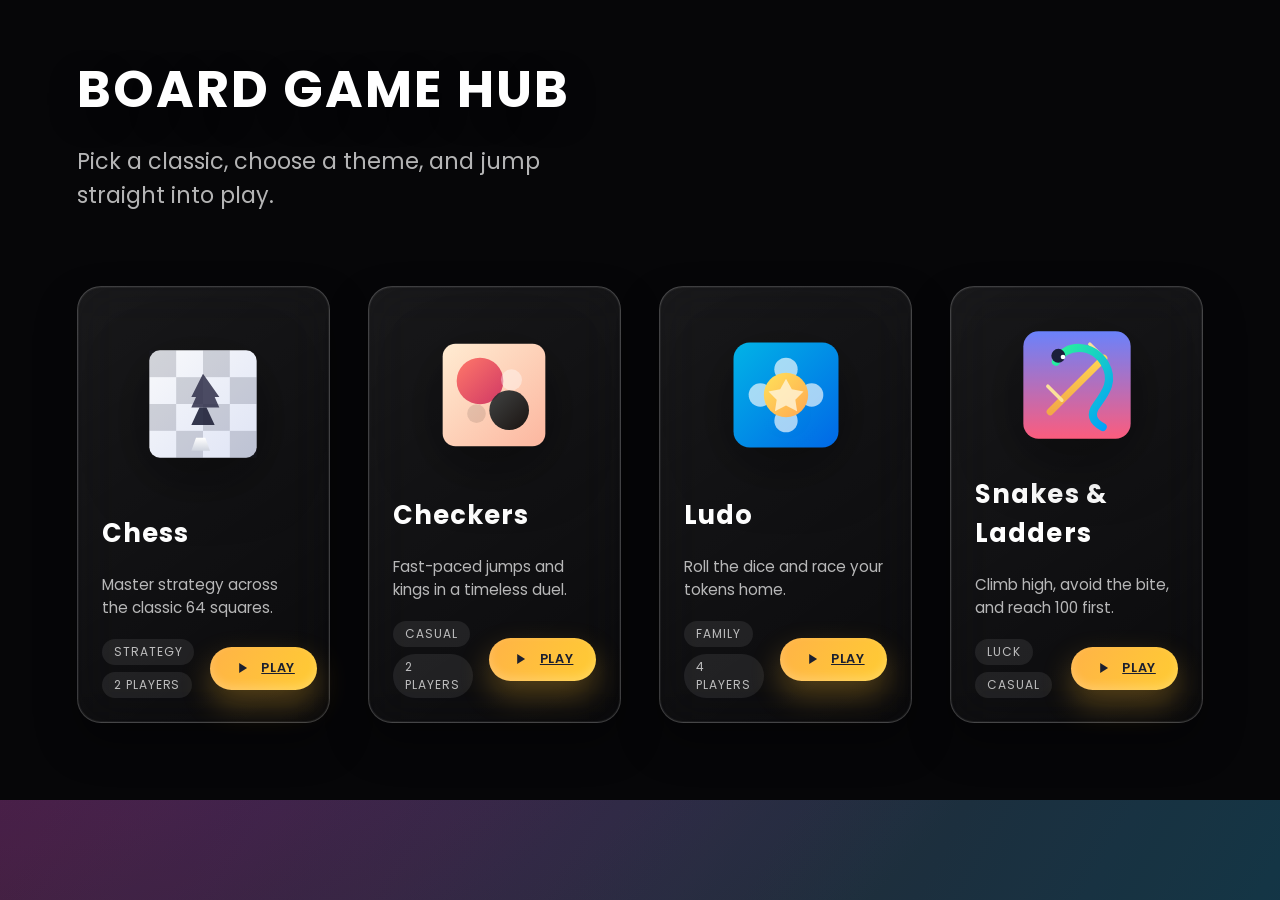
<file: index.html>
<!DOCTYPE html>
<html lang="en">
  <head>
    <meta charset="UTF-8" />
    <meta name="viewport" content="width=device-width, initial-scale=1.0" />
    <title>Board Game Hub</title>
    <link rel="preconnect" href="https://fonts.googleapis.com" />
    <link rel="preconnect" href="https://fonts.gstatic.com" crossorigin />
    <link
      href="https://fonts.googleapis.com/css2?family=Poppins:wght@400;500;600&display=swap"
      rel="stylesheet"
    />
    <link rel="stylesheet" href="styles/main.css" />
    <script type="module" src="js/main.js" defer></script>
  </head>
  <body>
    <div class="hub-background"></div>
    <header class="hub-header">
      <h1>Board Game Hub</h1>
      <p>Pick a classic, choose a theme, and jump straight into play.</p>
    </header>
    <main class="hub-content">
      <section class="game-grid" id="gameGrid" aria-label="Available Games"></section>
    </main>
  </body>
</html>
</file>
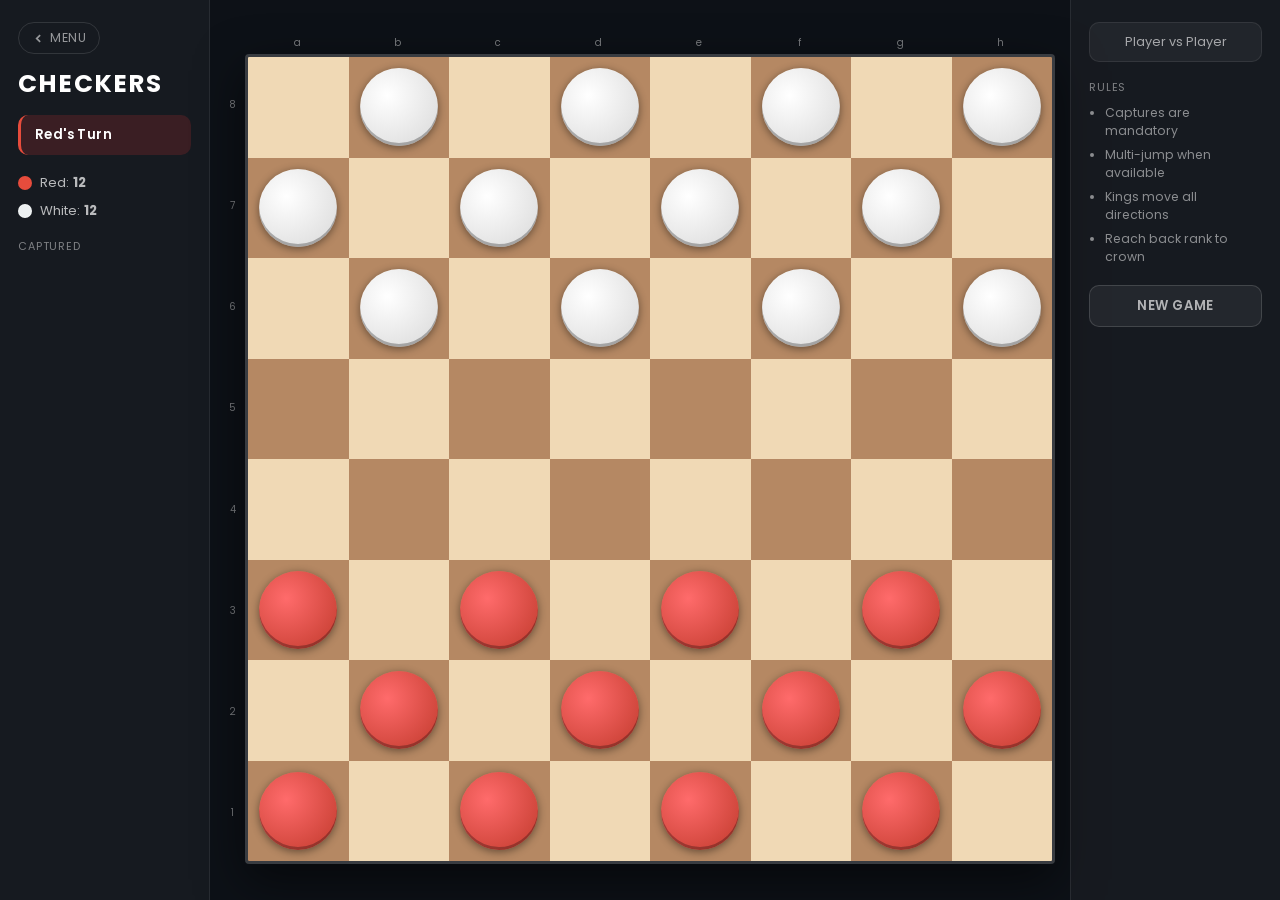
<file: games/checkers/checkersGame.html>
<!DOCTYPE html>
<html lang="en">
  <head>
    <meta charset="UTF-8" />
    <meta name="viewport" content="width=device-width, initial-scale=1.0" />
    <title>Checkers — BoardVerse</title>
    <link rel="preconnect" href="https://fonts.googleapis.com" />
    <link rel="preconnect" href="https://fonts.gstatic.com" crossorigin />
    <link
      href="https://fonts.googleapis.com/css2?family=Poppins:wght@400;500;600;700&display=swap"
      rel="stylesheet"
    />
    <link rel="stylesheet" href="checkersGame.css" />
  </head>
  <body>

    <!-- ── Three-column layout ───────────────────────────────────────────── -->
    <div class="game-wrapper">

      <!-- ── Left sidebar ─────────────────────────────────────────────────── -->
      <aside class="sidebar sidebar-left">
        <a href="checkersMenu.html" class="back-btn">
          <svg viewBox="0 0 16 16" aria-hidden="true" focusable="false">
            <path d="M10.5 3l-5 5 5 5 1.5-1.5L8.5 8l3.5-3.5L10.5 3z" />
          </svg>
          Menu
        </a>

        <div class="game-title">Checkers</div>

        <div class="player-turn red-turn" id="playerTurn">Red's Turn</div>

        <div class="piece-counts">
          <div class="count-row">
            <div class="count-dot red-dot"></div>
            <span>Red: <strong id="redCount">12</strong></span>
          </div>
          <div class="count-row">
            <div class="count-dot white-dot"></div>
            <span>White: <strong id="whiteCount">12</strong></span>
          </div>
        </div>

        <div class="captures-section">
          <div class="captures-label">Captured</div>
          <div class="captures-display" id="capturesDisplay"></div>
        </div>
      </aside>

      <!-- ── Board center ──────────────────────────────────────────────────── -->
      <main class="board-area">
        <div class="board-container">
          <!-- Column labels (a–h) -->
          <div class="coord-labels col-labels">
            <span>a</span><span>b</span><span>c</span>
            <span>d</span><span>e</span><span>f</span>
            <span>g</span><span>h</span>
          </div>
          <div class="board-with-rows">
            <!-- Row labels (8–1) -->
            <div class="coord-labels row-labels">
              <span>8</span><span>7</span><span>6</span>
              <span>5</span><span>4</span><span>3</span>
              <span>2</span><span>1</span>
            </div>
            <div class="checkers-board" id="checkersBoard"></div>
          </div>
        </div>
      </main>

      <!-- ── Right sidebar ─────────────────────────────────────────────────── -->
      <aside class="sidebar sidebar-right">
        <div class="mode-info" id="modeInfo"></div>

        <div class="rules-panel">
          <div class="rules-label">Rules</div>
          <ul class="rules-list">
            <li>Captures are mandatory</li>
            <li>Multi-jump when available</li>
            <li>Kings move all directions</li>
            <li>Reach back rank to crown</li>
          </ul>
        </div>

        <button class="btn btn-secondary" id="newGameBtn">New Game</button>
      </aside>
    </div>

    <!-- ── Game-over overlay ─────────────────────────────────────────────── -->
    <div class="overlay" id="gameOverOverlay" style="display:none">
      <div class="result-dialog">
        <div class="result-emoji" id="resultEmoji">🏆</div>
        <div class="result-title" id="resultTitle"></div>
        <div class="result-subtitle" id="resultSubtitle"></div>
        <div class="result-buttons">
          <button class="btn btn-primary" id="playAgainBtn">Play Again</button>
          <button class="btn btn-secondary" id="menuBtn">Menu</button>
        </div>
      </div>
    </div>

    <script src="checkersGame.js"></script>
  </body>
</html>
</file>
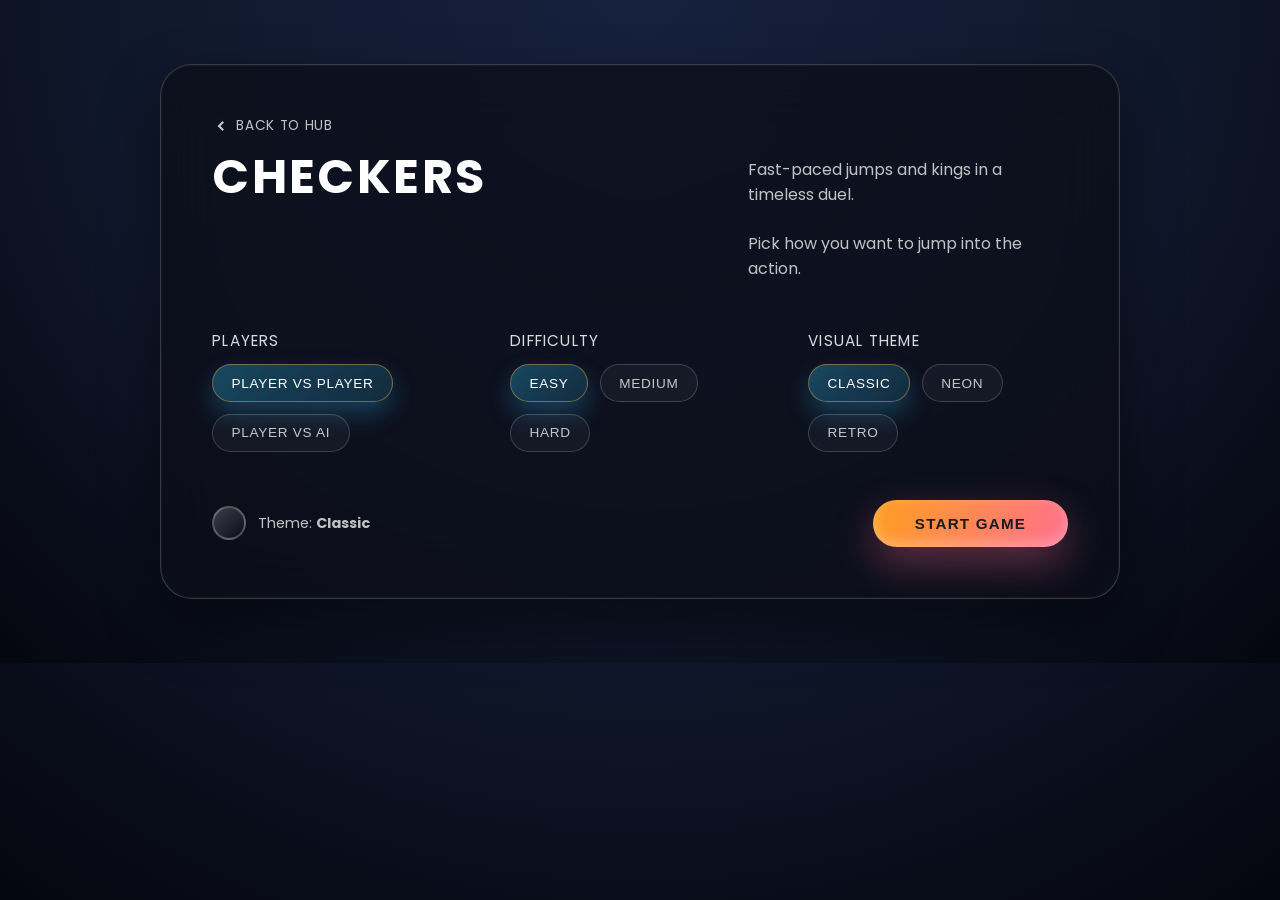
<file: games/checkers/checkersMenu.html>
<!DOCTYPE html>
<html lang="en">
  <head>
    <meta charset="UTF-8" />
    <meta name="viewport" content="width=device-width, initial-scale=1.0" />
    <title>Checkers Menu</title>
    <link rel="preconnect" href="https://fonts.googleapis.com" />
    <link rel="preconnect" href="https://fonts.gstatic.com" crossorigin />
    <link
      href="https://fonts.googleapis.com/css2?family=Poppins:wght@400;500;600&display=swap"
      rel="stylesheet"
    />
    <link rel="stylesheet" href="../../styles/menu.css" />
    <script type="module" src="../../js/gameMenu.js" defer></script>
  </head>
  <body data-game-id="checkers">
    <div class="menu-shell" data-game-layout>
      <a class="back-link" href="../../index.html">
        <svg viewBox="0 0 16 16" aria-hidden="true" focusable="false">
          <path d="M10.5 3l-5 5 5 5 1.5-1.5L8.5 8l3.5-3.5L10.5 3z" />
        </svg>
        Back to hub
      </a>

      <header class="menu-header">
        <h1 data-game-title>Checkers</h1>
        <div class="meta">
          <p data-game-subtitle>Select the setup for your next match.</p>
          <span>Pick how you want to jump into the action.</span>
        </div>
      </header>

      <section class="menu-options">
        <div class="option-group">
          <label for="players">Players</label>
          <div class="option-row" id="players" data-option-group="players"></div>
        </div>

        <div class="option-group">
          <label for="difficulty">Difficulty</label>
          <div class="option-row" id="difficulty" data-option-group="difficulty"></div>
        </div>

        <div class="option-group">
          <label for="themes">Visual Theme</label>
          <div class="option-row" id="themes" data-option-group="themes"></div>
        </div>
      </section>

      <div class="menu-actions">
        <div class="theme-preview">
          <div class="theme-swatch" data-theme-swatch></div>
          <span>Theme: <strong data-theme-label>Classic</strong></span>
        </div>
        <button class="start-button" data-start-button>Start Game</button>
      </div>
    </div>
  </body>
</html>
</file>
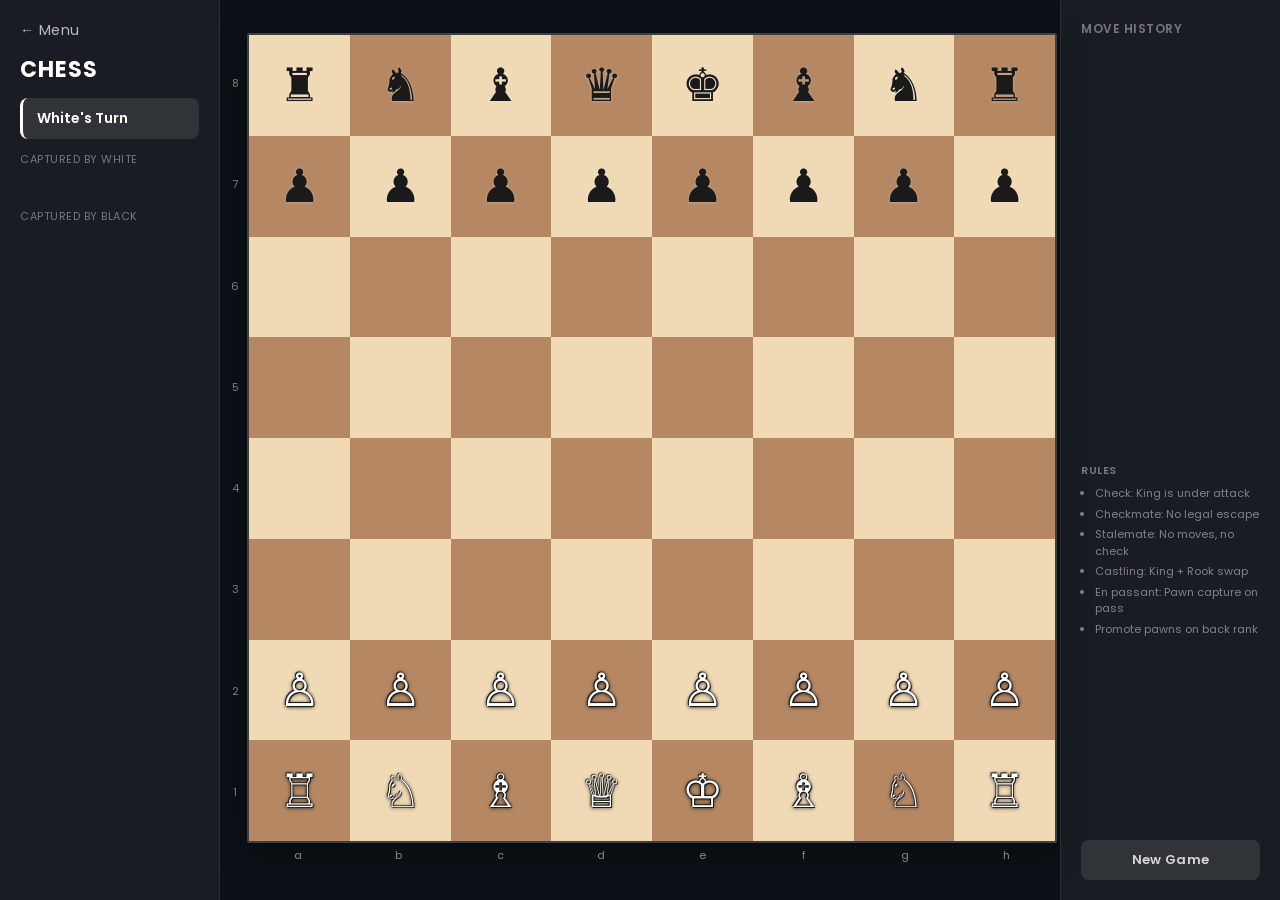
<file: games/chess/chessGame.html>
<!DOCTYPE html>
<html lang="en">
<head>
  <meta charset="UTF-8">
  <meta name="viewport" content="width=device-width, initial-scale=1.0">
  <title>Chess — BoardVerse</title>
  <link rel="preconnect" href="https://fonts.googleapis.com">
  <link href="https://fonts.googleapis.com/css2?family=Poppins:wght@400;600;700&display=swap" rel="stylesheet">
  <link rel="stylesheet" href="chessGame.css">
</head>
<body>
  <div class="game-wrapper">
    <!-- Left sidebar: back button, game info -->
    <aside class="sidebar sidebar-left">
      <a href="chessMenu.html" class="back-btn">&#8592; Menu</a>
      <div class="game-title">Chess</div>
      <div class="player-turn" id="playerTurn">White's Turn</div>
      <div class="captured-section">
        <div class="captured-label">Captured by White</div>
        <div class="captured-pieces" id="capturedByWhite"></div>
        <div class="captured-label">Captured by Black</div>
        <div class="captured-pieces" id="capturedByBlack"></div>
      </div>
    </aside>

    <!-- Main board area -->
    <main class="board-area">
      <div class="board-container">
        <div class="rank-labels" id="rankLabels"></div>
        <div class="chess-board" id="chessBoard"></div>
        <div class="file-labels" id="fileLabels"></div>
      </div>
    </main>

    <!-- Right sidebar: move history, rules, buttons -->
    <aside class="sidebar sidebar-right">
      <div class="move-history-label">Move History</div>
      <div class="move-history" id="moveHistory"></div>

      <div class="rules-panel">
        <div class="rules-label">Rules</div>
        <ul class="rules-list">
          <li>Check: King is under attack</li>
          <li>Checkmate: No legal escape</li>
          <li>Stalemate: No moves, no check</li>
          <li>Castling: King + Rook swap</li>
          <li>En passant: Pawn capture on pass</li>
          <li>Promote pawns on back rank</li>
        </ul>
      </div>

      <div class="action-buttons">
        <button class="btn btn-secondary" id="newGameBtn">New Game</button>
      </div>
    </aside>
  </div>

  <!-- Promotion dialog -->
  <div class="overlay" id="promotionOverlay" style="display:none">
    <div class="promotion-dialog">
      <div class="promo-title">Promote Pawn</div>
      <div class="promo-pieces" id="promoPieces"></div>
    </div>
  </div>

  <!-- Game over overlay -->
  <div class="overlay" id="gameOverOverlay" style="display:none">
    <div class="result-dialog">
      <div class="result-title" id="resultTitle"></div>
      <div class="result-subtitle" id="resultSubtitle"></div>
      <div class="result-buttons">
        <button class="btn btn-primary" id="playAgainBtn">Play Again</button>
        <button class="btn btn-secondary" id="menuBtn">Menu</button>
      </div>
    </div>
  </div>

  <script src="chessGame.js"></script>
</body>
</html>
</file>
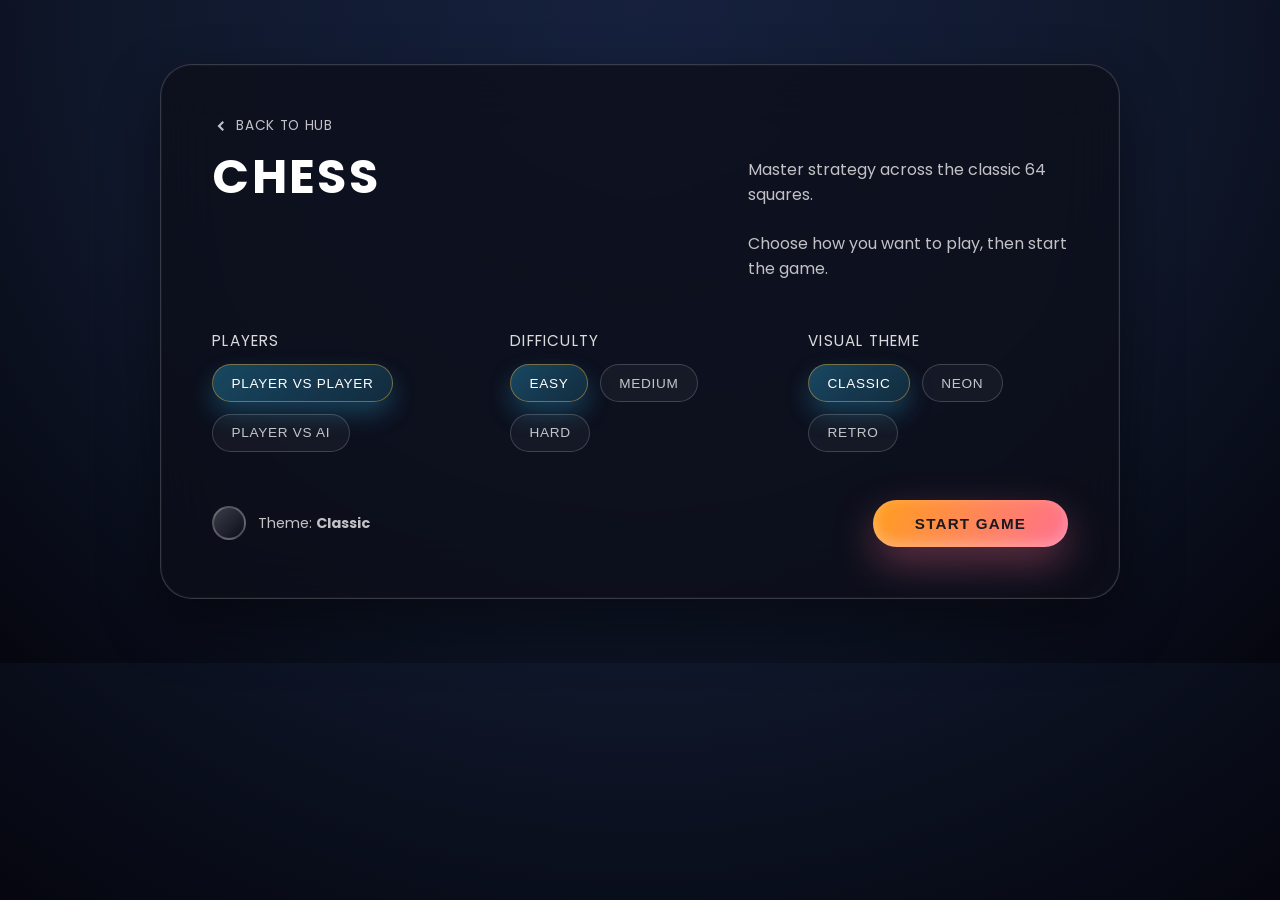
<file: games/chess/chessMenu.html>
<!DOCTYPE html>
<html lang="en">
  <head>
    <meta charset="UTF-8" />
    <meta name="viewport" content="width=device-width, initial-scale=1.0" />
    <title>Chess Menu</title>
    <link rel="preconnect" href="https://fonts.googleapis.com" />
    <link rel="preconnect" href="https://fonts.gstatic.com" crossorigin />
    <link
      href="https://fonts.googleapis.com/css2?family=Poppins:wght@400;500;600&display=swap"
      rel="stylesheet"
    />
    <link rel="stylesheet" href="../../styles/menu.css" />
    <script type="module" src="../../js/gameMenu.js" defer></script>
  </head>
  <body data-game-id="chess">
    <div class="menu-shell" data-game-layout>
      <a class="back-link" href="../../index.html">
        <svg viewBox="0 0 16 16" aria-hidden="true" focusable="false">
          <path d="M10.5 3l-5 5 5 5 1.5-1.5L8.5 8l3.5-3.5L10.5 3z" />
        </svg>
        Back to hub
      </a>

      <header class="menu-header">
        <h1 data-game-title>Chess</h1>
        <div class="meta">
          <p data-game-subtitle>Configure your match before entering the board.</p>
          <span>Choose how you want to play, then start the game.</span>
        </div>
      </header>

      <section class="menu-options">
        <div class="option-group">
          <label for="players">Players</label>
          <div class="option-row" id="players" data-option-group="players"></div>
        </div>

        <div class="option-group">
          <label for="difficulty">Difficulty</label>
          <div class="option-row" id="difficulty" data-option-group="difficulty"></div>
        </div>

        <div class="option-group">
          <label for="themes">Visual Theme</label>
          <div class="option-row" id="themes" data-option-group="themes"></div>
        </div>
      </section>

      <div class="menu-actions">
        <div class="theme-preview">
          <div class="theme-swatch" data-theme-swatch></div>
          <span>Theme: <strong data-theme-label>Classic</strong></span>
        </div>
        <button class="start-button" data-start-button>Start Game</button>
      </div>
    </div>
  </body>
</html>
</file>
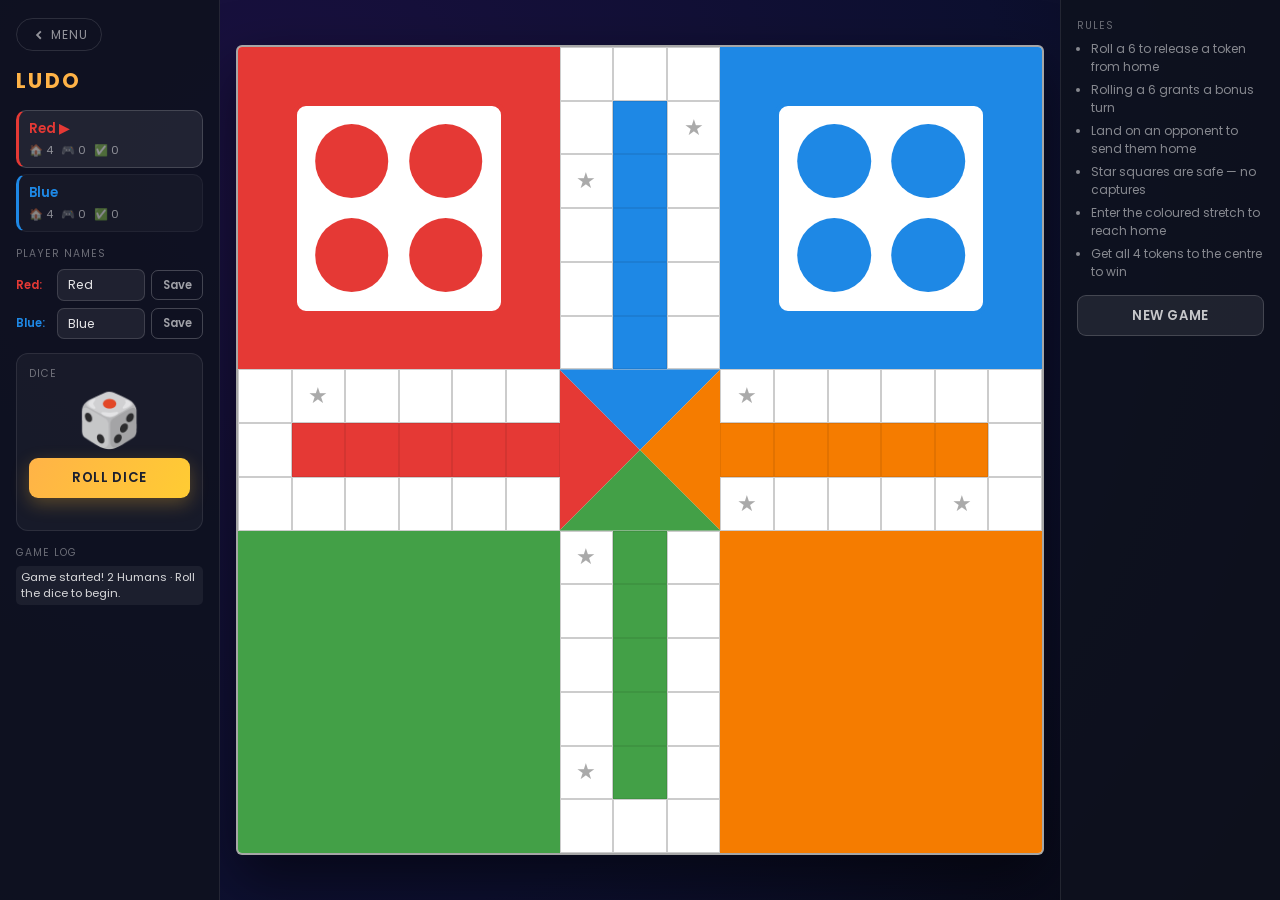
<file: games/ludo/ludoGame.html>
<!DOCTYPE html>
<html lang="en">
  <head>
    <meta charset="UTF-8" />
    <meta name="viewport" content="width=device-width, initial-scale=1.0" />
    <title>Ludo — BoardVerse</title>
    <link rel="preconnect" href="https://fonts.googleapis.com" />
    <link rel="preconnect" href="https://fonts.gstatic.com" crossorigin />
    <link
      href="https://fonts.googleapis.com/css2?family=Poppins:wght@400;500;600;700&display=swap"
      rel="stylesheet"
    />
    <link rel="stylesheet" href="ludoGame.css" />
  </head>
  <body>
    <div class="game-wrapper">

      <!-- ── Left sidebar ──────────────────────────────────────────────── -->
      <aside class="sidebar sidebar-left">

        <a class="back-btn" href="ludoMenu.html">
          <svg viewBox="0 0 16 16" aria-hidden="true" focusable="false">
            <path d="M10.5 3l-5 5 5 5 1.5-1.5L8.5 8l3.5-3.5L10.5 3z" />
          </svg>
          Menu
        </a>

        <div class="game-title">Ludo</div>

        <!-- Player turn indicators rendered by JS -->
        <div class="players-status" id="playersStatus"></div>

        <!-- Name inputs for human players — JS populates this -->
        <div class="name-inputs-section" id="nameInputsPanel"></div>

        <!-- Dice section -->
        <div class="dice-section">
          <div class="dice-label">Dice</div>
          <div class="dice" id="diceDisplay">&#x1F3B2;</div>
          <button class="btn btn-roll" id="rollBtn">Roll Dice</button>
          <div class="dice-result" id="diceResult"></div>
        </div>

        <!-- Game log -->
        <div class="game-log">
          <div class="log-label">Game Log</div>
          <div class="log-entries" id="logEntries"></div>
        </div>

      </aside>

      <!-- ── Board area ─────────────────────────────────────────────────── -->
      <main class="board-area">
        <div class="ludo-board" id="ludoBoard">
          <!-- Board rendered by JS -->
        </div>
      </main>

      <!-- ── Right sidebar ─────────────────────────────────────────────────── -->
      <aside class="sidebar sidebar-right">

        <div class="rules-panel">
          <div class="rules-label">Rules</div>
          <ul class="rules-list">
            <li>Roll a 6 to release a token from home</li>
            <li>Rolling a 6 grants a bonus turn</li>
            <li>Land on an opponent to send them home</li>
            <li>Star squares are safe — no captures</li>
            <li>Enter the coloured stretch to reach home</li>
            <li>Get all 4 tokens to the centre to win</li>
          </ul>
        </div>

        <button class="btn btn-secondary" id="newGameBtn">New Game</button>

      </aside>

    </div>

    <!-- ── Win overlay ────────────────────────────────────────────────── -->
    <div class="overlay" id="winOverlay">
      <div class="win-dialog">
        <div class="win-trophy">&#x1F3C6;</div>
        <div class="win-title" id="winTitle"></div>
        <div class="win-subtitle">All tokens reached home!</div>
        <div class="win-buttons">
          <button class="btn btn-primary" id="playAgainBtn">Play Again</button>
          <button class="btn btn-secondary" id="menuBtn">Menu</button>
        </div>
      </div>
    </div>

    <script src="ludoGame.js"></script>
  </body>
</html>
</file>
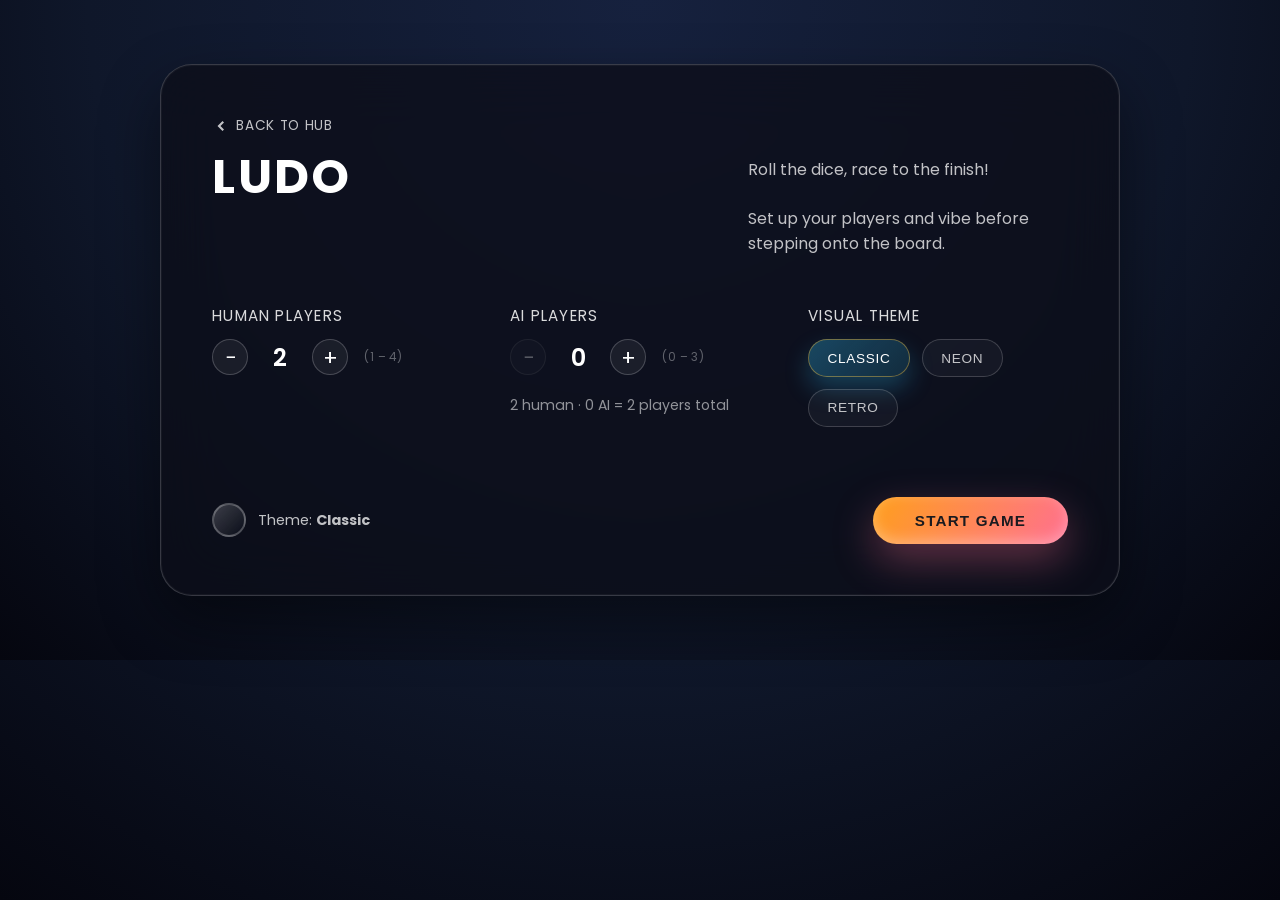
<file: games/ludo/ludoMenu.html>
<!DOCTYPE html>
<html lang="en">
  <head>
    <meta charset="UTF-8" />
    <meta name="viewport" content="width=device-width, initial-scale=1.0" />
    <title>Ludo — Menu</title>
    <link rel="preconnect" href="https://fonts.googleapis.com" />
    <link rel="preconnect" href="https://fonts.gstatic.com" crossorigin />
    <link
      href="https://fonts.googleapis.com/css2?family=Poppins:wght@400;500;600&display=swap"
      rel="stylesheet"
    />
    <link rel="stylesheet" href="../../styles/menu.css" />
    <style>
      /* ── Stepper control (−  N  +) for human / AI counts ─────────────── */
      .stepper-row {
        display: flex;
        align-items: center;
        gap: 1rem;
      }

      .stepper-btn {
        width: 36px;
        height: 36px;
        border-radius: 50%;
        border: 1px solid rgba(255, 255, 255, 0.2);
        background: rgba(255, 255, 255, 0.06);
        color: #fff;
        font-size: 1.3rem;
        cursor: pointer;
        display: flex;
        align-items: center;
        justify-content: center;
        font-family: inherit;
        padding: 0;
        transition: background 0.15s;
      }
      .stepper-btn:hover:not(:disabled) { background: rgba(255, 255, 255, 0.14); }
      .stepper-btn:disabled             { opacity: 0.3; cursor: not-allowed; }

      .stepper-val {
        font-size: 1.5rem;
        font-weight: 600;
        min-width: 2rem;
        text-align: center;
      }

      .stepper-range {
        font-size: 0.72rem;
        color: rgba(255, 255, 255, 0.35);
        letter-spacing: 0.04em;
      }

      /* Summary line — "2 human · 1 AI = 3 players total" */
      .player-summary {
        margin: 0.5rem 0 0;
        font-size: 0.88rem;
        color: rgba(255, 255, 255, 0.55);
        min-height: 1.4em;
      }

      /* Error shown when the total is outside 2–4 */
      .validation-msg {
        margin: 0.3rem 0 0;
        font-size: 0.82rem;
        color: #ff8a8a;
        min-height: 1.2em;
      }
    </style>
  </head>
  <body>
    <div class="menu-shell">
      <a class="back-link" href="../../index.html">
        <svg viewBox="0 0 16 16" aria-hidden="true" focusable="false">
          <path d="M10.5 3l-5 5 5 5 1.5-1.5L8.5 8l3.5-3.5L10.5 3z" />
        </svg>
        Back to hub
      </a>

      <header class="menu-header">
        <h1>Ludo</h1>
        <div class="meta">
          <p>Roll the dice, race to the finish!</p>
          <span>Set up your players and vibe before stepping onto the board.</span>
        </div>
      </header>

      <section class="menu-options">

        <!-- ── Human player count ──────────────────────────────────────── -->
        <div class="option-group">
          <label>Human Players</label>
          <div class="stepper-row">
            <button class="stepper-btn" id="humans-dec" aria-label="Fewer human players">−</button>
            <span class="stepper-val" id="humans-val">2</span>
            <button class="stepper-btn" id="humans-inc" aria-label="More human players">+</button>
            <span class="stepper-range">(1 – 4)</span>
          </div>
        </div>

        <!-- ── AI player count ─────────────────────────────────────────── -->
        <div class="option-group">
          <label>AI Players</label>
          <div class="stepper-row">
            <button class="stepper-btn" id="ai-dec" aria-label="Fewer AI players">−</button>
            <span class="stepper-val" id="ai-val">0</span>
            <button class="stepper-btn" id="ai-inc" aria-label="More AI players">+</button>
            <span class="stepper-range">(0 – 3)</span>
          </div>
          <!-- Live summary + validation beneath the AI stepper -->
          <p class="player-summary" id="player-summary"></p>
          <p class="validation-msg" id="validation-msg"></p>
        </div>

        <!-- ── Visual theme chips ──────────────────────────────────────── -->
        <div class="option-group">
          <label>Visual Theme</label>
          <div class="option-row" id="theme-chips"></div>
        </div>

      </section>

      <div class="menu-actions">
        <div class="theme-preview">
          <div class="theme-swatch" id="theme-swatch"></div>
          <span>Theme: <strong id="theme-label">Classic</strong></span>
        </div>
        <button class="start-button" id="start-btn">Start Game</button>
      </div>
    </div>

    <script>
      // ── Stepper state ─────────────────────────────────────────────────────
      // humans: 1–4,  ai: 0–3,  total must be 2–4
      let humans = 2;
      let ai     = 0;

      const humansValEl  = document.getElementById('humans-val');
      const aiValEl      = document.getElementById('ai-val');
      const summaryEl    = document.getElementById('player-summary');
      const validationEl = document.getElementById('validation-msg');
      const startBtn     = document.getElementById('start-btn');
      const humanDecBtn  = document.getElementById('humans-dec');
      const humanIncBtn  = document.getElementById('humans-inc');
      const aiDecBtn     = document.getElementById('ai-dec');
      const aiIncBtn     = document.getElementById('ai-inc');

      /** Clamp v between min and max inclusive. */
      function clamp(v, min, max) { return Math.min(Math.max(v, min), max); }

      /**
       * Refresh all labels, the summary line, the validation message,
       * and which stepper buttons are enabled/disabled.
       */
      function refreshSteppers() {
        const total = humans + ai;

        humansValEl.textContent = humans;
        aiValEl.textContent     = ai;

        // Summary: "2 human · 1 AI = 3 players total"
        const hLabel = humans === 1 ? '1 human' : `${humans} human`;
        const aLabel = ai    === 1 ? '1 AI'    : `${ai} AI`;
        summaryEl.textContent =
          `${hLabel} · ${aLabel} = ${total} player${total !== 1 ? 's' : ''} total`;

        // Validation
        if (total < 2) {
          validationEl.textContent = 'Need at least 2 players total.';
          startBtn.disabled = true;
        } else if (total > 4) {
          validationEl.textContent = 'Maximum 4 players total.';
          startBtn.disabled = true;
        } else {
          validationEl.textContent = '';
          startBtn.disabled = false;
        }

        // Disable stepper buttons at their limits
        humanDecBtn.disabled = humans <= 1;
        humanIncBtn.disabled = humans >= 4 || total >= 4;
        aiDecBtn.disabled    = ai <= 0;
        aiIncBtn.disabled    = ai >= 3  || total >= 4;
      }

      // Wire up all four stepper buttons
      humanDecBtn.addEventListener('click', () => { humans = clamp(humans - 1, 1, 4); refreshSteppers(); });
      humanIncBtn.addEventListener('click', () => { humans = clamp(humans + 1, 1, 4); refreshSteppers(); });
      aiDecBtn.addEventListener('click',    () => { ai     = clamp(ai - 1,     0, 3); refreshSteppers(); });
      aiIncBtn.addEventListener('click',    () => { ai     = clamp(ai + 1,     0, 3); refreshSteppers(); });

      // Set the initial display
      refreshSteppers();

      // ── Theme chips ───────────────────────────────────────────────────────
      const THEMES = [
        { id: 'classic', label: 'Classic' },
        { id: 'neon',    label: 'Neon'    },
        { id: 'retro',   label: 'Retro'   },
      ];

      let selectedTheme = 'classic';

      const themeChipsEl = document.getElementById('theme-chips');
      const swatchEl     = document.getElementById('theme-swatch');
      const labelEl      = document.getElementById('theme-label');

      THEMES.forEach((t, i) => {
        const btn = document.createElement('button');
        btn.type = 'button';
        btn.className = 'menu-chip';
        btn.dataset.value = t.id;
        btn.dataset.active = i === 0 ? 'true' : 'false';
        btn.textContent = t.label;

        btn.addEventListener('click', () => {
          // Deactivate all chips, activate this one
          themeChipsEl.querySelectorAll('.menu-chip').forEach(c => {
            c.dataset.active = 'false';
          });
          btn.dataset.active = 'true';
          selectedTheme = t.id;
          swatchEl.dataset.theme = t.id;
          labelEl.textContent    = t.label;
        });

        themeChipsEl.appendChild(btn);
      });

      // ── Start button ──────────────────────────────────────────────────────
      startBtn.addEventListener('click', () => {
        const total = humans + ai;
        if (total < 2 || total > 4) return; // guard — button should already be disabled

        const params = new URLSearchParams({ humans, ai, theme: selectedTheme });
        window.location.href = 'ludoGame.html?' + params.toString();
      });
    </script>
  </body>
</html>
</file>
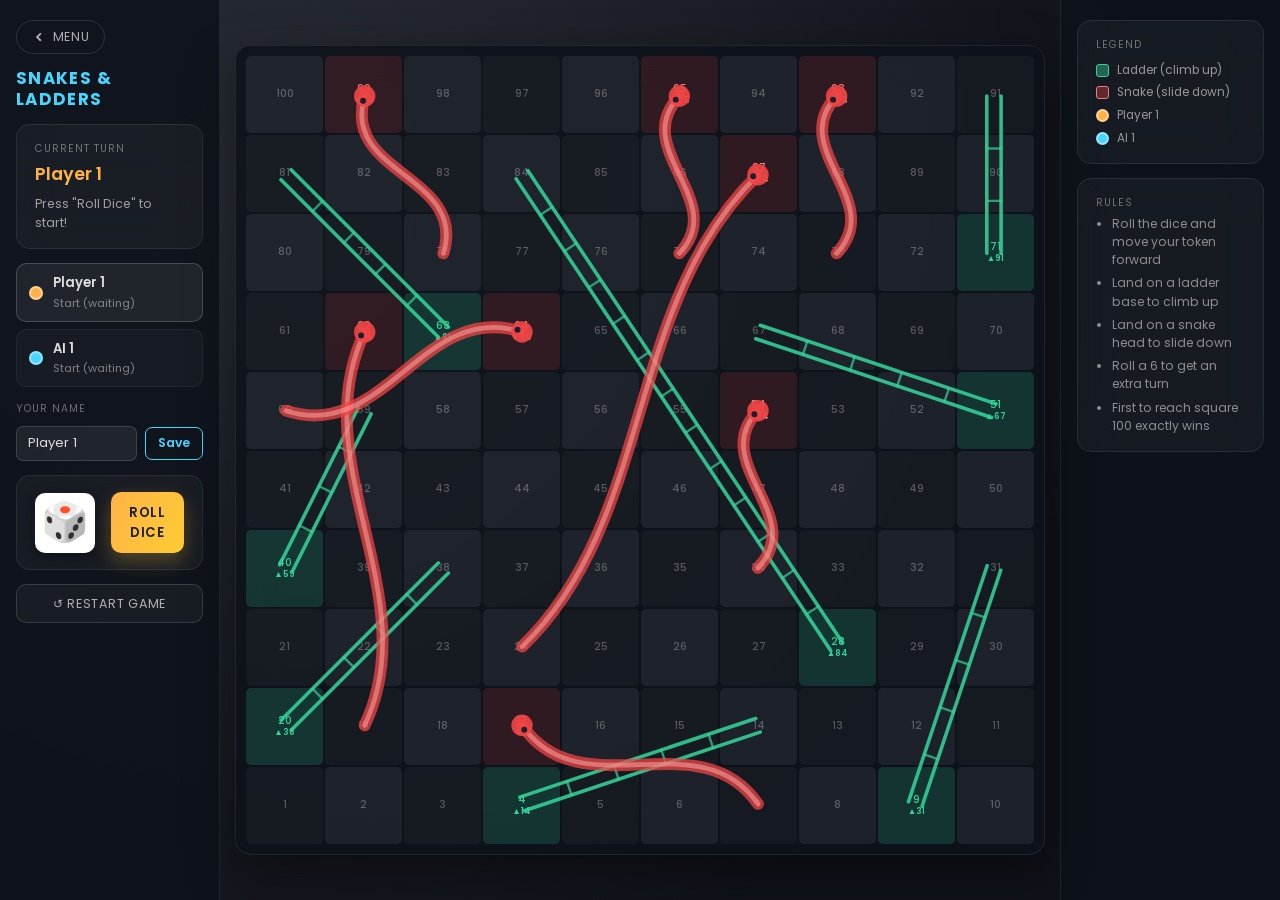
<file: games/snakes/snakesGame.html>
<!DOCTYPE html>
<html lang="en">
  <head>
    <meta charset="UTF-8" />
    <meta name="viewport" content="width=device-width, initial-scale=1.0" />
    <title>Snakes &amp; Ladders — BoardVerse</title>
    <link rel="preconnect" href="https://fonts.googleapis.com" />
    <link rel="preconnect" href="https://fonts.gstatic.com" crossorigin />
    <link
      href="https://fonts.googleapis.com/css2?family=Poppins:wght@400;500;600&display=swap"
      rel="stylesheet"
    />
    <link rel="stylesheet" href="../../styles/snakesGame.css" />
  </head>
  <body>

    <div class="game-wrapper">

      <!-- ── Left sidebar ──────────────────────────────────────────────────── -->
      <aside class="sidebar sidebar-left">

        <a class="back-btn" href="./snakesMenu.html">
          <svg viewBox="0 0 16 16" aria-hidden="true" focusable="false">
            <path d="M10.5 3l-5 5 5 5 1.5-1.5L8.5 8l3.5-3.5L10.5 3z" />
          </svg>
          Menu
        </a>

        <div class="game-title">Snakes &amp; Ladders</div>

        <!-- Current turn + status -->
        <div class="panel">
          <div class="turn-label">Current Turn</div>
          <div class="turn-name" id="turn-name">Loading…</div>
          <p class="status-msg" id="status-msg">Press "Roll Dice" to start!</p>
        </div>

        <!-- Player cards — JS populates this -->
        <div id="player-list"></div>

        <!-- Name inputs for human players — JS populates this -->
        <div id="name-inputs-panel"></div>

        <!-- Dice display + roll button -->
        <div class="panel dice-panel">
          <div class="dice-face" id="dice">🎲</div>
          <button class="roll-btn" id="roll-btn">Roll Dice</button>
        </div>

        <!-- Restart button -->
        <button class="restart-btn" id="restart-btn">↺ Restart Game</button>

      </aside>

      <!-- ── Board ─────────────────────────────────────────────────────────── -->
      <main class="board-area">
        <div class="board" id="board"></div>
      </main>

      <!-- ── Right sidebar ─────────────────────────────────────────────────── -->
      <aside class="sidebar sidebar-right">

        <!-- Colour legend for the board -->
        <div class="panel">
          <div class="legend-title">Legend</div>
          <div class="legend-item">
            <span class="legend-swatch ladder"></span> Ladder (climb up)
          </div>
          <div class="legend-item">
            <span class="legend-swatch snake"></span> Snake (slide down)
          </div>
          <!-- Player token legend items — JS populates this -->
          <div id="legend-players"></div>
        </div>

        <!-- Rules -->
        <div class="panel">
          <div class="rules-label">Rules</div>
          <ul class="rules-list">
            <li>Roll the dice and move your token forward</li>
            <li>Land on a ladder base to climb up</li>
            <li>Land on a snake head to slide down</li>
            <li>Roll a 6 to get an extra turn</li>
            <li>First to reach square 100 exactly wins</li>
          </ul>
        </div>

      </aside>

    </div>

    <!-- ── Win overlay (hidden; shown when a player reaches square 100) ── -->
    <div class="win-overlay hidden" id="win-overlay">
      <div class="win-card">
        <div class="win-trophy">🏆</div>
        <h2 id="win-message">Player 1 Wins!</h2>
        <p>Reached square 100 first!</p>
        <button class="roll-btn" id="play-again-btn">Play Again</button>
      </div>
    </div>

    <!-- Game logic — plain script, no modules needed -->
    <script src="./snakesGame.js"></script>
  </body>
</html>
</file>
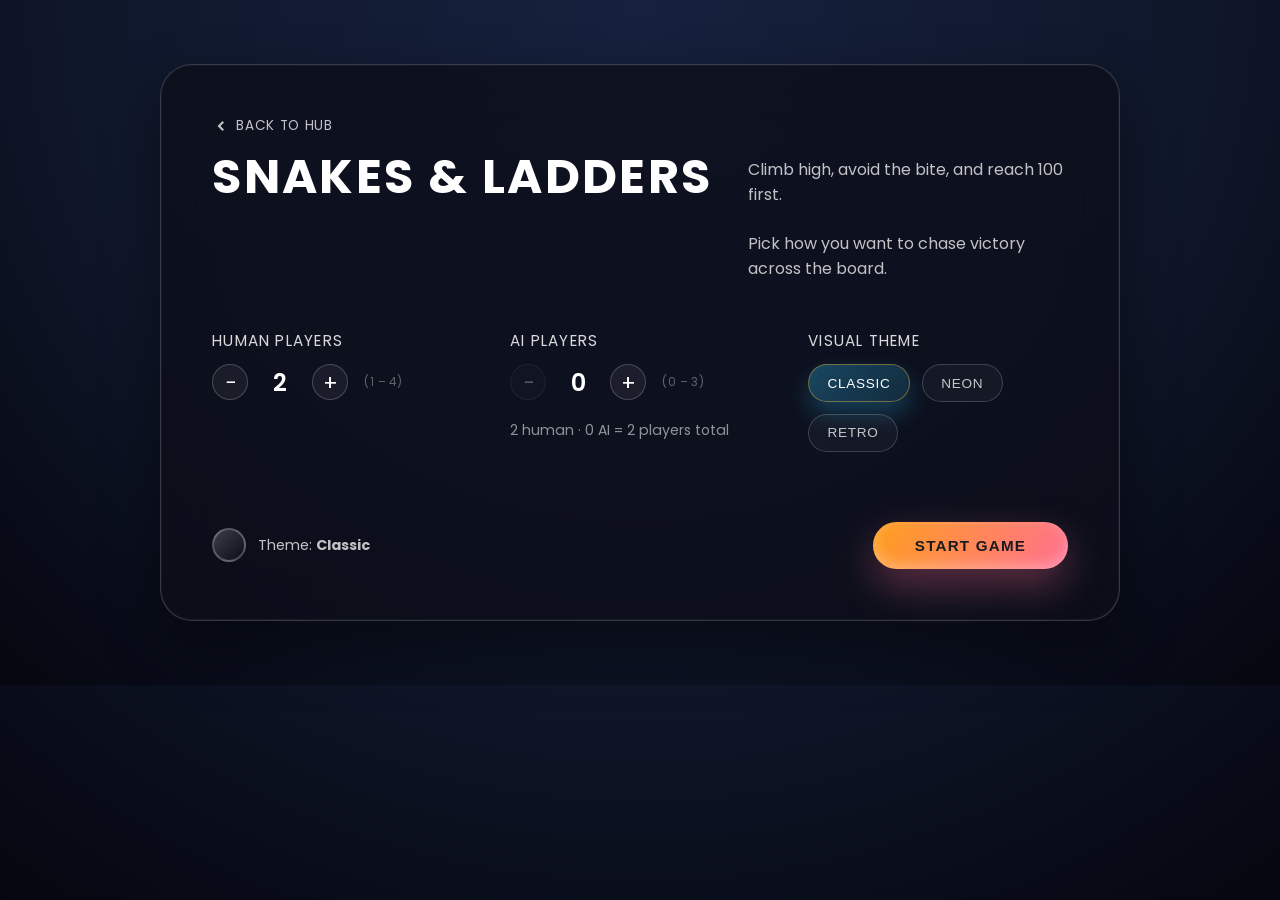
<file: games/snakes/snakesMenu.html>
<!DOCTYPE html>
<html lang="en">
  <head>
    <meta charset="UTF-8" />
    <meta name="viewport" content="width=device-width, initial-scale=1.0" />
    <title>Snakes &amp; Ladders — Menu</title>
    <link rel="preconnect" href="https://fonts.googleapis.com" />
    <link rel="preconnect" href="https://fonts.gstatic.com" crossorigin />
    <link
      href="https://fonts.googleapis.com/css2?family=Poppins:wght@400;500;600&display=swap"
      rel="stylesheet"
    />
    <link rel="stylesheet" href="../../styles/menu.css" />
    <style>
      /* ── Stepper control (−  N  +) for human / AI counts ─────────────── */
      .stepper-row {
        display: flex;
        align-items: center;
        gap: 1rem;
      }

      .stepper-btn {
        width: 36px;
        height: 36px;
        border-radius: 50%;
        border: 1px solid rgba(255, 255, 255, 0.2);
        background: rgba(255, 255, 255, 0.06);
        color: #fff;
        font-size: 1.3rem;
        cursor: pointer;
        display: flex;
        align-items: center;
        justify-content: center;
        font-family: inherit;
        padding: 0;
        transition: background 0.15s;
      }
      .stepper-btn:hover:not(:disabled) { background: rgba(255, 255, 255, 0.14); }
      .stepper-btn:disabled             { opacity: 0.3; cursor: not-allowed; }

      .stepper-val {
        font-size: 1.5rem;
        font-weight: 600;
        min-width: 2rem;
        text-align: center;
      }

      .stepper-range {
        font-size: 0.72rem;
        color: rgba(255, 255, 255, 0.35);
        letter-spacing: 0.04em;
      }

      /* Summary line — "2 human · 1 AI = 3 players total" */
      .player-summary {
        margin: 0.5rem 0 0;
        font-size: 0.88rem;
        color: rgba(255, 255, 255, 0.55);
        min-height: 1.4em;
      }

      /* Error shown when the total is outside 2–4 */
      .validation-msg {
        margin: 0.3rem 0 0;
        font-size: 0.82rem;
        color: #ff8a8a;
        min-height: 1.2em;
      }
    </style>
  </head>
  <body>
    <div class="menu-shell">
      <a class="back-link" href="../../index.html">
        <svg viewBox="0 0 16 16" aria-hidden="true" focusable="false">
          <path d="M10.5 3l-5 5 5 5 1.5-1.5L8.5 8l3.5-3.5L10.5 3z" />
        </svg>
        Back to hub
      </a>

      <header class="menu-header">
        <h1>Snakes &amp; Ladders</h1>
        <div class="meta">
          <p>Climb high, avoid the bite, and reach 100 first.</p>
          <span>Pick how you want to chase victory across the board.</span>
        </div>
      </header>

      <section class="menu-options">

        <!-- ── Human player count ──────────────────────────────────────── -->
        <div class="option-group">
          <label>Human Players</label>
          <div class="stepper-row">
            <button class="stepper-btn" id="humans-dec" aria-label="Fewer human players">−</button>
            <span class="stepper-val" id="humans-val">2</span>
            <button class="stepper-btn" id="humans-inc" aria-label="More human players">+</button>
            <span class="stepper-range">(1 – 4)</span>
          </div>
        </div>

        <!-- ── AI player count ─────────────────────────────────────────── -->
        <div class="option-group">
          <label>AI Players</label>
          <div class="stepper-row">
            <button class="stepper-btn" id="ai-dec" aria-label="Fewer AI players">−</button>
            <span class="stepper-val" id="ai-val">0</span>
            <button class="stepper-btn" id="ai-inc" aria-label="More AI players">+</button>
            <span class="stepper-range">(0 – 3)</span>
          </div>
          <!-- Live summary + validation beneath the AI stepper -->
          <p class="player-summary" id="player-summary"></p>
          <p class="validation-msg" id="validation-msg"></p>
        </div>

        <!-- ── Visual theme chips ──────────────────────────────────────── -->
        <div class="option-group">
          <label>Visual Theme</label>
          <div class="option-row" id="theme-chips"></div>
        </div>

      </section>

      <div class="menu-actions">
        <div class="theme-preview">
          <div class="theme-swatch" id="theme-swatch"></div>
          <span>Theme: <strong id="theme-label">Classic</strong></span>
        </div>
        <button class="start-button" id="start-btn">Start Game</button>
      </div>
    </div>

    <script>
      // ── Stepper state ─────────────────────────────────────────────────────
      // humans: 1–4,  ai: 0–3,  total must be 2–4
      let humans = 2;
      let ai     = 0;

      const humansValEl  = document.getElementById('humans-val');
      const aiValEl      = document.getElementById('ai-val');
      const summaryEl    = document.getElementById('player-summary');
      const validationEl = document.getElementById('validation-msg');
      const startBtn     = document.getElementById('start-btn');
      const humanDecBtn  = document.getElementById('humans-dec');
      const humanIncBtn  = document.getElementById('humans-inc');
      const aiDecBtn     = document.getElementById('ai-dec');
      const aiIncBtn     = document.getElementById('ai-inc');

      /** Clamp v between min and max inclusive. */
      function clamp(v, min, max) { return Math.min(Math.max(v, min), max); }

      /**
       * Refresh all labels, the summary line, the validation message,
       * and which stepper buttons are enabled/disabled.
       */
      function refreshSteppers() {
        const total = humans + ai;

        humansValEl.textContent = humans;
        aiValEl.textContent     = ai;

        // Summary: "2 human · 1 AI = 3 players total"
        const hLabel = humans === 1 ? '1 human' : `${humans} human`;
        const aLabel = ai    === 1 ? '1 AI'    : `${ai} AI`;
        summaryEl.textContent =
          `${hLabel} · ${aLabel} = ${total} player${total !== 1 ? 's' : ''} total`;

        // Validation
        if (total < 2) {
          validationEl.textContent = 'Need at least 2 players total.';
          startBtn.disabled = true;
        } else if (total > 4) {
          validationEl.textContent = 'Maximum 4 players total.';
          startBtn.disabled = true;
        } else {
          validationEl.textContent = '';
          startBtn.disabled = false;
        }

        // Disable stepper buttons at their limits
        humanDecBtn.disabled = humans <= 1;
        humanIncBtn.disabled = humans >= 4 || total >= 4;
        aiDecBtn.disabled    = ai <= 0;
        aiIncBtn.disabled    = ai >= 3  || total >= 4;
      }

      // Wire up all four stepper buttons
      humanDecBtn.addEventListener('click', () => { humans = clamp(humans - 1, 1, 4); refreshSteppers(); });
      humanIncBtn.addEventListener('click', () => { humans = clamp(humans + 1, 1, 4); refreshSteppers(); });
      aiDecBtn.addEventListener('click',    () => { ai     = clamp(ai - 1,     0, 3); refreshSteppers(); });
      aiIncBtn.addEventListener('click',    () => { ai     = clamp(ai + 1,     0, 3); refreshSteppers(); });

      // Set the initial display
      refreshSteppers();

      // ── Theme chips ───────────────────────────────────────────────────────
      const THEMES = [
        { id: 'classic', label: 'Classic' },
        { id: 'neon',    label: 'Neon'    },
        { id: 'retro',   label: 'Retro'   },
      ];

      let selectedTheme = 'classic';

      const themeChipsEl = document.getElementById('theme-chips');
      const swatchEl     = document.getElementById('theme-swatch');
      const labelEl      = document.getElementById('theme-label');

      THEMES.forEach((t, i) => {
        const btn = document.createElement('button');
        btn.type = 'button';
        btn.className = 'menu-chip';
        btn.dataset.value = t.id;
        btn.dataset.active = i === 0 ? 'true' : 'false';
        btn.textContent = t.label;

        btn.addEventListener('click', () => {
          // Deactivate all chips, activate this one
          themeChipsEl.querySelectorAll('.menu-chip').forEach(c => {
            c.dataset.active = 'false';
          });
          btn.dataset.active = 'true';
          selectedTheme = t.id;
          swatchEl.dataset.theme = t.id;
          labelEl.textContent    = t.label;
        });

        themeChipsEl.appendChild(btn);
      });

      // ── Start button ──────────────────────────────────────────────────────
      startBtn.addEventListener('click', () => {
        const total = humans + ai;
        if (total < 2 || total > 4) return; // guard — button should already be disabled

        const params = new URLSearchParams({ humans, ai, theme: selectedTheme });
        window.location.href = 'snakesGame.html?' + params.toString();
      });
    </script>
  </body>
</html>
</file>
<file: styles/main.css>
:root {
  color-scheme: dark;
  --bg-gradient: radial-gradient(circle at top left, #3a1c71, #2f0743 35%, #090a0f 80%);
  --card-gradient: linear-gradient(145deg, rgba(255, 255, 255, 0.08), rgba(255, 255, 255, 0.02));
  --card-border: rgba(255, 255, 255, 0.2);
  --card-hover: rgba(255, 255, 255, 0.35);
  --accent: #ffb347;
  --accent-strong: #ffcc33;
  --text-primary: #ffffff;
  --text-secondary: rgba(255, 255, 255, 0.7);
  --surface-blur: rgba(10, 12, 20, 0.65);
  --transition-base: 200ms ease;
  font-size: 16px;
}

*,
*::before,
*::after {
  box-sizing: border-box;
}

html,
body {
  margin: 0;
  min-height: 100%;
  font-family: 'Poppins', 'Segoe UI', Tahoma, sans-serif;
  background-color: #060608;
  color: var(--text-primary);
  overflow-x: hidden;
}

body {
  display: flex;
  flex-direction: column;
  align-items: stretch;
}

.hub-background {
  position: fixed;
  inset: 0;
  background: var(--bg-gradient);
  z-index: -2;
}

.hub-background::after {
  content: '';
  position: absolute;
  inset: 0;
  background: linear-gradient(120deg, rgba(255, 72, 88, 0.25), rgba(45, 197, 253, 0.25));
  mix-blend-mode: screen;
  opacity: 0.9;
}

.hub-header {
  padding: clamp(2rem, 4vw, 3.5rem) clamp(2.5rem, 6vw, 5rem);
  text-align: left;
  max-width: 1100px;
}

.hub-header h1 {
  margin: 0;
  font-size: clamp(2.8rem, 4vw, 4.5rem);
  letter-spacing: 0.04em;
  text-transform: uppercase;
  text-shadow: 0 10px 30px rgba(0, 0, 0, 0.35);
}

.hub-header p {
  margin-top: 1rem;
  font-size: clamp(1.1rem, 2vw, 1.4rem);
  color: var(--text-secondary);
  max-width: 520px;
}

.hub-content {
  padding: 0 clamp(2.5rem, 6vw, 6rem) clamp(3rem, 6vw, 5rem);
  display: flex;
  justify-content: center;
  width: 100%;
}

.game-grid {
  width: min(1200px, 100%);
  display: grid;
  grid-template-columns: repeat(auto-fit, minmax(240px, 1fr));
  gap: clamp(1.5rem, 3vw, 2.5rem);
}

.game-card {
  position: relative;
  background: var(--card-gradient);
  border: 1px solid var(--card-border);
  border-radius: 24px;
  padding: 1.75rem 1.5rem 1.5rem;
  backdrop-filter: blur(24px);
  display: flex;
  flex-direction: column;
  gap: 1.25rem;
  min-height: 320px;
  box-shadow:
    0 20px 40px rgba(0, 0, 0, 0.35),
    inset 0 0 0 1px rgba(255, 255, 255, 0.05);
  transition: transform var(--transition-base), border-color var(--transition-base), box-shadow var(--transition-base);
}

.game-card::before {
  content: '';
  position: absolute;
  inset: 0;
  border-radius: inherit;
  background: radial-gradient(circle at 20% -20%, rgba(255, 255, 255, 0.2), transparent 55%);
  opacity: 0;
  transition: opacity var(--transition-base);
  pointer-events: none;
}

.game-card:hover {
  transform: translateY(-12px) scale(1.01);
  border-color: var(--card-hover);
  box-shadow:
    0 25px 55px rgba(0, 0, 0, 0.45),
    0 0 30px rgba(255, 188, 45, 0.15);
}

.game-card:hover::before {
  opacity: 1;
}

.game-card figure {
  margin: 0;
  flex: 1;
  display: grid;
  place-items: center;
}

.game-card img {
  width: clamp(140px, 55%, 180px);
  height: auto;
  filter: drop-shadow(0 18px 32px rgba(0, 0, 0, 0.45));
}

.game-card h2 {
  margin: 0;
  font-size: clamp(1.4rem, 2vw, 1.75rem);
  letter-spacing: 0.04em;
}

.game-card p {
  margin: 0;
  color: var(--text-secondary);
  font-size: 0.95rem;
}

.game-card .actions {
  display: flex;
  justify-content: space-between;
  align-items: center;
  gap: 1rem;
}

.badge-wrap {
  display: flex;
  flex-wrap: wrap;
  gap: 0.45rem;
}

.pill {
  background: rgba(255, 255, 255, 0.08);
  padding: 0.25rem 0.75rem;
  border-radius: 999px;
  font-size: 0.75rem;
  letter-spacing: 0.08em;
  text-transform: uppercase;
  color: var(--text-secondary);
}

.play-button {
  display: inline-flex;
  align-items: center;
  justify-content: center;
  gap: 0.65rem;
  padding: 0.8rem 1.4rem;
  border-radius: 999px;
  border: none;
  cursor: pointer;
  background: linear-gradient(120deg, var(--accent), var(--accent-strong));
  color: #1b1f2f;
  font-weight: 600;
  letter-spacing: 0.04em;
  text-transform: uppercase;
  box-shadow:
    0 14px 30px rgba(255, 188, 45, 0.3),
    inset 0 -4px 10px rgba(255, 255, 255, 0.2);
  transition: transform var(--transition-base), box-shadow var(--transition-base);
}

.play-button:hover {
  transform: translateY(-4px);
  box-shadow:
    0 18px 40px rgba(255, 188, 45, 0.35),
    inset 0 -2px 8px rgba(255, 255, 255, 0.35);
}

.play-button span {
  font-size: 0.8rem;
}

.play-button svg {
  width: 18px;
  height: 18px;
  fill: currentColor;
}

@media (max-width: 900px) {
  .hub-header {
    padding-bottom: 1.5rem;
  }

  .game-card {
    min-height: 280px;
  }
}
</file>
<file: games/checkers/checkersGame.css>
/* ──────────────────────────────────────────────────────────────────────────
   Checkers — game screen styles
   BoardVerse dark / glassmorphic design language
   ────────────────────────────────────────────────────────────────────────── */

/* ── Base reset & variables ─────────────────────────────────────────────── */
*, *::before, *::after { box-sizing: border-box; }

:root {
  --bg:             #0d1117;
  --sidebar-bg:     rgba(255, 255, 255, 0.04);
  --sidebar-border: rgba(255, 255, 255, 0.08);
  --text:           rgba(255, 255, 255, 0.88);
  --text-muted:     rgba(255, 255, 255, 0.45);

  /* Classic board colours */
  --sq-light:       #f0d9b5;
  --sq-dark:        #b58863;

  /* Highlight colours */
  --sel-ring:       #ffe066;
  --move-dot:       rgba(0, 200, 80, 0.45);
  --capture-hl:     rgba(255, 70, 70, 0.32);

  /* Piece colours */
  --piece-red-hi:   #ff6b6b;
  --piece-red-lo:   #c0392b;
  --piece-white-hi: #ffffff;
  --piece-white-lo: #d8d8d8;

  --transition: 150ms ease;
}

html, body {
  margin: 0;
  height: 100%;
  font-family: 'Poppins', 'Segoe UI', Tahoma, sans-serif;
  background: var(--bg);
  color: var(--text);
  overflow: hidden;
}

/* ── Three-column wrapper ───────────────────────────────────────────────── */
.game-wrapper {
  display: flex;
  flex-direction: row;
  width: 100%;
  height: 100vh;
  align-items: stretch;
}

/* ── Sidebars ───────────────────────────────────────────────────────────── */
.sidebar {
  width: 210px;
  min-width: 185px;
  flex-shrink: 0;
  background: var(--sidebar-bg);
  padding: 22px 18px;
  display: flex;
  flex-direction: column;
  gap: 18px;
  overflow-y: auto;
}

.sidebar-left  { border-right: 1px solid var(--sidebar-border); }
.sidebar-right { border-left:  1px solid var(--sidebar-border); }

/* ── Back button ────────────────────────────────────────────────────────── */
.back-btn {
  display: inline-flex;
  align-items: center;
  gap: 6px;
  color: rgba(255, 255, 255, 0.55);
  text-decoration: none;
  font-size: 0.78rem;
  letter-spacing: 0.06em;
  text-transform: uppercase;
  padding: 6px 12px;
  border: 1px solid rgba(255, 255, 255, 0.12);
  border-radius: 999px;
  transition: color var(--transition), border-color var(--transition);
  align-self: flex-start;
}
.back-btn svg { width: 13px; height: 13px; fill: currentColor; }
.back-btn:hover { color: #ffffff; border-color: rgba(255, 255, 255, 0.35); }

/* ── Game title ─────────────────────────────────────────────────────────── */
.game-title {
  font-size: 1.55rem;
  font-weight: 700;
  letter-spacing: 0.05em;
  text-transform: uppercase;
  color: #ffffff;
  line-height: 1;
}

/* ── Turn indicator ─────────────────────────────────────────────────────── */
.player-turn {
  padding: 10px 14px;
  border-radius: 10px;
  font-weight: 600;
  font-size: 0.82rem;
  letter-spacing: 0.03em;
  color: #ffffff;
  border-left: 3px solid transparent;
  transition: background var(--transition), border-color var(--transition);
}

.player-turn.red-turn {
  background: rgba(220, 50, 50, 0.18);
  border-left-color: #e74c3c;
}

.player-turn.white-turn {
  background: rgba(220, 220, 220, 0.12);
  border-left-color: #bdc3c7;
}

/* ── Piece counts ───────────────────────────────────────────────────────── */
.piece-counts {
  display: flex;
  flex-direction: column;
  gap: 8px;
}

.count-row {
  display: flex;
  align-items: center;
  gap: 8px;
  font-size: 0.82rem;
  color: rgba(255, 255, 255, 0.7);
}

.count-dot {
  width: 14px;
  height: 14px;
  border-radius: 50%;
  flex-shrink: 0;
}

.red-dot   { background: #e74c3c; }
.white-dot { background: #ecf0f1; border: 1px solid rgba(255, 255, 255, 0.3); }

/* ── Captured pieces display ────────────────────────────────────────────── */
.captures-section {
  display: flex;
  flex-direction: column;
  gap: 8px;
}

.captures-label {
  font-size: 0.68rem;
  color: var(--text-muted);
  text-transform: uppercase;
  letter-spacing: 0.08em;
}

.captures-display {
  display: flex;
  flex-wrap: wrap;
  gap: 5px;
  min-height: 28px;
}

.cap-piece {
  width: 18px;
  height: 18px;
  border-radius: 50%;
  flex-shrink: 0;
}

.cap-red   { background: radial-gradient(circle at 35% 35%, #ff6b6b, #c0392b); }
.cap-white { background: radial-gradient(circle at 35% 35%, #ffffff, #d0d0d0); border: 1px solid rgba(0,0,0,0.15); }

/* ── Mode info (right sidebar) ──────────────────────────────────────────── */
.mode-info {
  padding: 10px 14px;
  background: rgba(255, 255, 255, 0.05);
  border-radius: 10px;
  font-size: 0.8rem;
  color: rgba(255, 255, 255, 0.6);
  text-align: center;
  border: 1px solid var(--sidebar-border);
}

/* ── Rules panel ────────────────────────────────────────────────────────── */
.rules-panel {
  display: flex;
  flex-direction: column;
  gap: 8px;
}

.rules-label {
  font-size: 0.68rem;
  color: var(--text-muted);
  text-transform: uppercase;
  letter-spacing: 0.08em;
}

.rules-list {
  margin: 0;
  padding: 0 0 0 16px;
  display: flex;
  flex-direction: column;
  gap: 5px;
  font-size: 0.77rem;
  color: rgba(255, 255, 255, 0.5);
  line-height: 1.5;
}

/* ── Buttons ────────────────────────────────────────────────────────────── */
.btn {
  padding: 10px 18px;
  border-radius: 10px;
  border: none;
  cursor: pointer;
  font-family: inherit;
  font-weight: 600;
  font-size: 0.82rem;
  letter-spacing: 0.05em;
  text-transform: uppercase;
  transition: transform var(--transition), box-shadow var(--transition);
}

.btn-primary {
  background: linear-gradient(120deg, #e74c3c, #c0392b);
  color: #ffffff;
  box-shadow: 0 8px 20px rgba(231, 76, 60, 0.35);
}
.btn-primary:hover {
  transform: translateY(-2px);
  box-shadow: 0 12px 28px rgba(231, 76, 60, 0.5);
}

.btn-secondary {
  background: rgba(255, 255, 255, 0.06);
  color: rgba(255, 255, 255, 0.65);
  border: 1px solid rgba(255, 255, 255, 0.14);
}
.btn-secondary:hover {
  background: rgba(255, 255, 255, 0.11);
  color: #ffffff;
}

/* ── Board area (center column) ─────────────────────────────────────────── */
.board-area {
  flex: 1;
  display: flex;
  justify-content: center;
  align-items: center;
  min-width: 0;
  padding: 12px;
}

.board-container {
  display: flex;
  flex-direction: column;
  align-items: flex-start;
  gap: 4px;
}

/* ── Coordinate labels ──────────────────────────────────────────────────── */
.coord-labels {
  display: flex;
  font-size: 0.62rem;
  color: var(--text-muted);
  letter-spacing: 0.04em;
  user-select: none;
}

.col-labels {
  flex-direction: row;
  padding-left: 22px; /* offset for row labels */
  gap: 0;
}

.col-labels span {
  flex: 1;
  text-align: center;
  width: calc(var(--sq-size, 64px));
}

.board-with-rows {
  display: flex;
  flex-direction: row;
  gap: 4px;
}

.row-labels {
  flex-direction: column;
  justify-content: space-around;
  width: 16px;
  align-items: center;
}

/* ── Checkers board grid ────────────────────────────────────────────────── */
.checkers-board {
  display: grid;
  grid-template-columns: repeat(8, 1fr);
  grid-template-rows: repeat(8, 1fr);
  width: min(90vh, calc(100vw - 470px), 840px);
  aspect-ratio: 1;
  border: 3px solid rgba(255, 255, 255, 0.18);
  border-radius: 4px;
  overflow: hidden;
  box-shadow: 0 16px 48px rgba(0, 0, 0, 0.55);
}

/* ── Squares ────────────────────────────────────────────────────────────── */
.square {
  position: relative;
  display: flex;
  align-items: center;
  justify-content: center;
  cursor: default;
  transition: filter var(--transition);
}

.square.light-sq { background: var(--sq-light); }
.square.dark-sq  { background: var(--sq-dark); }

/* Selection highlight on a square (when piece is selected) */
.square.selected {
  outline: 3px solid var(--sel-ring);
  outline-offset: -3px;
}

/* Green dot — valid move destination */
.square.valid-move::after {
  content: '';
  position: absolute;
  inset: 50% 50%;
  transform: translate(-50%, -50%);
  width: 30%;
  aspect-ratio: 1;
  border-radius: 50%;
  background: var(--move-dot);
  pointer-events: none;
  z-index: 2;
}

/* Red tint — square hosts a piece that must capture */
.square.must-capture::after {
  content: '';
  position: absolute;
  inset: 0;
  background: var(--capture-hl);
  pointer-events: none;
  z-index: 1;
}

/* Hover brightness on dark (playable) squares */
.square.dark-sq.clickable:hover { filter: brightness(1.12); }

/* ── Pieces ─────────────────────────────────────────────────────────────── */
.piece {
  width: 78%;
  aspect-ratio: 1;
  border-radius: 50%;
  position: relative;
  cursor: pointer;
  transition: transform var(--transition), box-shadow var(--transition);
  z-index: 3;

  box-shadow:
    inset 0 -3px 0 rgba(0, 0, 0, 0.28),
    0 2px 8px rgba(0, 0, 0, 0.45);
}

.piece.red {
  background: radial-gradient(circle at 35% 35%, var(--piece-red-hi), var(--piece-red-lo));
}

.piece.white-p {
  background: radial-gradient(circle at 35% 35%, var(--piece-white-hi), var(--piece-white-lo));
}

/* King crown symbol */
.piece.king::after {
  content: '♛';
  position: absolute;
  top: 50%;
  left: 50%;
  transform: translate(-50%, -50%);
  font-size: 54%;
  color: rgba(0, 0, 0, 0.45);
  pointer-events: none;
  line-height: 1;
}

.piece.white-p.king::after {
  color: rgba(60, 40, 0, 0.55);
  text-shadow: 0 1px 2px rgba(255, 255, 255, 0.5);
}

/* Hover scale */
.piece:hover { transform: scale(1.07); }

/* Selected piece highlight ring */
.piece.selected-piece {
  transform: scale(1.1);
  box-shadow:
    0 0 0 3px var(--sel-ring),
    0 4px 16px rgba(255, 224, 102, 0.4),
    inset 0 -3px 0 rgba(0, 0, 0, 0.28);
}

/* ── Game-over overlay ──────────────────────────────────────────────────── */
.overlay {
  position: fixed;
  inset: 0;
  background: rgba(0, 0, 0, 0.72);
  backdrop-filter: blur(8px);
  display: flex;
  align-items: center;
  justify-content: center;
  z-index: 100;
}

.result-dialog {
  background: rgba(14, 18, 28, 0.96);
  border: 1px solid rgba(255, 255, 255, 0.14);
  border-radius: 22px;
  padding: 2.8rem 3.2rem;
  text-align: center;
  box-shadow:
    0 28px 70px rgba(0, 0, 0, 0.65),
    inset 0 0 0 1px rgba(255, 255, 255, 0.04);
  display: flex;
  flex-direction: column;
  gap: 12px;
  min-width: 280px;
}

.result-emoji {
  font-size: 3.2rem;
  line-height: 1;
}

.result-title {
  font-size: 1.6rem;
  font-weight: 700;
  color: #ffffff;
}

.result-subtitle {
  font-size: 0.88rem;
  color: rgba(255, 255, 255, 0.5);
  margin-bottom: 6px;
}

.result-buttons {
  display: flex;
  gap: 12px;
  justify-content: center;
  margin-top: 4px;
}

/* ════════════════════════════════════════════════════════════════════════════
   THEME: NEON
   ════════════════════════════════════════════════════════════════════════════ */
body.theme-neon {
  --bg:            #050810;
  --sq-light:      #0d1020;
  --sq-dark:       #1a2035;
  --sel-ring:      #00f5ff;
  --move-dot:      rgba(0, 245, 255, 0.35);
  --capture-hl:    rgba(255, 60, 130, 0.28);
  --piece-red-hi:  #ff4488;
  --piece-red-lo:  #cc0044;
  --piece-white-hi:#00f5ff;
  --piece-white-lo:#0088cc;
}

body.theme-neon .checkers-board {
  border-color: rgba(0, 245, 255, 0.2);
  box-shadow:
    0 0 40px rgba(0, 245, 255, 0.08),
    0 16px 48px rgba(0, 0, 0, 0.7);
}

body.theme-neon .piece.red {
  box-shadow:
    0 0 14px rgba(255, 68, 136, 0.55),
    inset 0 -3px 0 rgba(0, 0, 0, 0.3);
}

body.theme-neon .piece.white-p {
  box-shadow:
    0 0 14px rgba(0, 245, 255, 0.55),
    inset 0 -3px 0 rgba(0, 0, 0, 0.3);
}

body.theme-neon .piece.selected-piece {
  box-shadow:
    0 0 0 3px #00f5ff,
    0 0 20px rgba(0, 245, 255, 0.5),
    inset 0 -3px 0 rgba(0, 0, 0, 0.3);
}

body.theme-neon .player-turn.red-turn   { border-left-color: #ff4488; background: rgba(255, 68, 136, 0.15); }
body.theme-neon .player-turn.white-turn { border-left-color: #00f5ff; background: rgba(0, 245, 255, 0.12); }
body.theme-neon .red-dot   { background: #ff4488; }
body.theme-neon .white-dot { background: #00f5ff; border-color: rgba(0, 245, 255, 0.4); }
body.theme-neon .cap-red   { background: radial-gradient(circle at 35% 35%, #ff4488, #cc0044); }
body.theme-neon .cap-white { background: radial-gradient(circle at 35% 35%, #00f5ff, #0088cc); border: none; }

body.theme-neon .btn-primary {
  background: linear-gradient(120deg, #ff4488, #cc0044);
  box-shadow: 0 8px 20px rgba(255, 68, 136, 0.4);
}
body.theme-neon .btn-primary:hover {
  box-shadow: 0 12px 28px rgba(255, 68, 136, 0.6);
}

/* ════════════════════════════════════════════════════════════════════════════
   THEME: RETRO
   ════════════════════════════════════════════════════════════════════════════ */
body.theme-retro {
  --bg:            #2c1a0e;
  --sidebar-bg:    rgba(255, 200, 100, 0.04);
  --sidebar-border:rgba(200, 150, 60, 0.14);
  --sq-light:      #e8c99a;
  --sq-dark:       #6b3c1c;
  --sel-ring:      #f0c060;
  --move-dot:      rgba(200, 160, 50, 0.5);
  --capture-hl:    rgba(200, 60, 30, 0.3);
  --piece-red-hi:  #ff8c42;
  --piece-red-lo:  #c65102;
  --piece-white-hi:#f5e6c8;
  --piece-white-lo:#c9a96e;
}

body.theme-retro .checkers-board {
  border-color: rgba(200, 150, 60, 0.35);
  box-shadow:
    0 0 30px rgba(180, 100, 20, 0.15),
    0 16px 48px rgba(0, 0, 0, 0.55);
}

body.theme-retro .player-turn.red-turn   { border-left-color: #c65102; background: rgba(198, 81, 2, 0.18); }
body.theme-retro .player-turn.white-turn { border-left-color: #c8964a; background: rgba(200, 150, 74, 0.14); }
body.theme-retro .red-dot   { background: #c65102; }
body.theme-retro .white-dot { background: #e8c99a; border-color: rgba(200, 150, 60, 0.5); }
body.theme-retro .cap-red   { background: radial-gradient(circle at 35% 35%, #ff8c42, #c65102); }
body.theme-retro .cap-white { background: radial-gradient(circle at 35% 35%, #f5e6c8, #c9a96e); border: 1px solid rgba(0,0,0,0.15); }
body.theme-retro .game-title { color: #f5deb3; }

body.theme-retro .btn-primary {
  background: linear-gradient(120deg, #c65102, #8b3600);
  box-shadow: 0 8px 20px rgba(198, 81, 2, 0.4);
}
body.theme-retro .btn-primary:hover {
  box-shadow: 0 12px 28px rgba(198, 81, 2, 0.55);
}

/* ── Responsive ─────────────────────────────────────────────────────────── */
@media (max-width: 860px) {
  .sidebar { width: 170px; min-width: 145px; padding: 16px 12px; gap: 12px; }
  .game-title { font-size: 1.25rem; }
  .checkers-board { width: min(90vh, calc(100vw - 380px), 760px); }
}

@media (max-width: 640px) {
  html, body { overflow: auto; }

  .game-wrapper {
    flex-direction: column;
    height: auto;
    min-height: 100vh;
  }

  .sidebar {
    width: 100%;
    min-width: unset;
    flex-direction: row;
    flex-wrap: wrap;
    gap: 10px;
    padding: 12px 16px;
  }

  .sidebar-left  { border-right: none; border-bottom: 1px solid var(--sidebar-border); }
  .sidebar-right { border-left:  none; border-top:    1px solid var(--sidebar-border); }

  .board-area { padding: 16px 8px; }

  .checkers-board { width: min(94vw, 88vh, 600px); }
}
</file>
<file: styles/menu.css>
:root {
  --menu-bg: rgba(12, 14, 24, 0.75);
  --menu-border: rgba(255, 255, 255, 0.18);
  --menu-highlight: rgba(255, 197, 61, 0.4);
  --menu-accent: #35c9ff;
  --menu-secondary: rgba(255, 255, 255, 0.75);
  --transition-fast: 160ms ease-in-out;
}

*,
*::before,
*::after {
  box-sizing: border-box;
}

html,
body {
  margin: 0;
  min-height: 100%;
  font-family: 'Poppins', 'Segoe UI', Tahoma, sans-serif;
  background: radial-gradient(circle at top, #16213e, #0f172a 60%, #05060f 100%);
  color: #ffffff;
}

body {
  padding: clamp(2rem, 5vw, 4rem);
  display: flex;
  justify-content: center;
  align-items: center;
}

.menu-shell {
  width: min(960px, 92vw);
  background: var(--menu-bg);
  border: 1px solid var(--menu-border);
  border-radius: 32px;
  padding: clamp(2rem, 4vw, 3.5rem);
  backdrop-filter: blur(30px);
  box-shadow:
    0 25px 60px rgba(0, 0, 0, 0.45),
    inset 0 0 0 1px rgba(255, 255, 255, 0.04);
}

.menu-header {
  display: flex;
  justify-content: space-between;
  align-items: flex-start;
  flex-wrap: wrap;
  gap: 1.5rem;
  margin-bottom: clamp(2rem, 4vw, 3rem);
}

.menu-header h1 {
  margin: 0;
  font-size: clamp(2.2rem, 4vw, 3rem);
  letter-spacing: 0.05em;
  text-transform: uppercase;
}

.menu-header .meta {
  display: flex;
  flex-direction: column;
  gap: 0.5rem;
  max-width: 320px;
  color: var(--menu-secondary);
}

.menu-options {
  display: grid;
  grid-template-columns: repeat(auto-fit, minmax(240px, 1fr));
  gap: clamp(1.5rem, 3vw, 2.5rem);
}

.option-group {
  display: flex;
  flex-direction: column;
  gap: 0.75rem;
}

.option-group label {
  font-size: 0.95rem;
  letter-spacing: 0.08em;
  text-transform: uppercase;
  color: rgba(255, 255, 255, 0.85);
}

.option-row {
  display: flex;
  flex-wrap: wrap;
  gap: 0.75rem;
}

.menu-chip {
  padding: 0.65rem 1.15rem;
  border-radius: 999px;
  border: 1px solid rgba(255, 255, 255, 0.18);
  cursor: pointer;
  background: rgba(255, 255, 255, 0.04);
  color: var(--menu-secondary);
  font-size: 0.85rem;
  letter-spacing: 0.05em;
  text-transform: uppercase;
  transition: background var(--transition-fast), border-color var(--transition-fast), color var(--transition-fast), transform var(--transition-fast);
}

.menu-chip:hover {
  transform: translateY(-2px);
  border-color: rgba(255, 255, 255, 0.35);
  color: #ffffff;
}

.menu-chip[data-active='true'] {
  background: linear-gradient(135deg, rgba(53, 201, 255, 0.3), rgba(53, 201, 255, 0.15));
  border-color: var(--menu-highlight);
  color: #ffffff;
  box-shadow: 0 12px 25px rgba(53, 201, 255, 0.25);
}

.menu-actions {
  margin-top: clamp(2rem, 4vw, 3rem);
  display: flex;
  flex-wrap: wrap;
  gap: 1.25rem;
  justify-content: space-between;
  align-items: center;
}

.menu-actions .theme-preview {
  display: flex;
  align-items: center;
  gap: 0.75rem;
  color: var(--menu-secondary);
  font-size: 0.9rem;
}

.theme-swatch {
  width: 34px;
  height: 34px;
  border-radius: 50%;
  border: 2px solid rgba(255, 255, 255, 0.25);
  background: linear-gradient(135deg, rgba(255, 255, 255, 0.2), transparent);
}

.theme-swatch[data-theme='neon'] {
  background: linear-gradient(135deg, #00f5ff, #5b2cff);
}

.theme-swatch[data-theme='retro'] {
  background: linear-gradient(135deg, #ffaf00, #ff5f6d);
}

.start-button {
  padding: 0.95rem 2.6rem;
  border-radius: 999px;
  border: none;
  background: linear-gradient(120deg, #ff9f1c, #ff6f91);
  color: #1a1a1f;
  font-size: 0.95rem;
  font-weight: 600;
  letter-spacing: 0.08em;
  text-transform: uppercase;
  cursor: pointer;
  box-shadow:
    0 16px 40px rgba(255, 111, 145, 0.35),
    inset 0 -4px 14px rgba(255, 255, 255, 0.3);
  transition: transform var(--transition-fast), box-shadow var(--transition-fast);
}

.start-button:hover {
  transform: translateY(-3px);
  box-shadow:
    0 22px 45px rgba(255, 111, 145, 0.4),
    inset 0 -2px 12px rgba(255, 255, 255, 0.4);
}

.back-link {
  display: inline-flex;
  gap: 0.5rem;
  align-items: center;
  text-decoration: none;
  color: var(--menu-secondary);
  font-size: 0.85rem;
  letter-spacing: 0.05em;
  text-transform: uppercase;
  transition: color var(--transition-fast);
}

.back-link svg {
  width: 16px;
  height: 16px;
  fill: currentColor;
}

.back-link:hover {
  color: #ffffff;
}

@media (max-width: 640px) {
  body {
    padding: 1.75rem;
  }

  .menu-shell {
    padding: 1.75rem;
  }
}
</file>
<file: games/chess/chessGame.css>
/* ── Chess Game Styles — BoardVerse ──────────────────────────────────────── */

*,
*::before,
*::after {
  box-sizing: border-box;
}

html, body {
  margin: 0;
  padding: 0;
  height: 100%;
  overflow: hidden;
}

body {
  font-family: 'Poppins', 'Segoe UI', Tahoma, sans-serif;
  background: #0d1117;
  color: #ffffff;
  display: flex;
  flex-direction: column;
}

/* ── Layout ──────────────────────────────────────────────────────────────── */

.game-wrapper {
  display: flex;
  flex-direction: row;
  height: 100vh;
  align-items: center;
  overflow: hidden;
}

/* ── Sidebars ─────────────────────────────────────────────────────────────── */

.sidebar {
  width: 220px;
  min-width: 180px;
  max-width: 240px;
  height: 100%;
  background: rgba(255, 255, 255, 0.05);
  border-right: 1px solid rgba(255, 255, 255, 0.08);
  padding: 20px;
  display: flex;
  flex-direction: column;
  gap: 12px;
  overflow-y: auto;
}

.sidebar-right {
  border-right: none;
  border-left: 1px solid rgba(255, 255, 255, 0.08);
}

.back-btn {
  text-decoration: none;
  color: rgba(255, 255, 255, 0.7);
  font-size: 14px;
  letter-spacing: 0.03em;
  transition: color 0.2s;
  display: inline-block;
}

.back-btn:hover {
  color: #ffffff;
}

.game-title {
  font-size: 22px;
  font-weight: 700;
  color: #ffffff;
  letter-spacing: 0.04em;
  text-transform: uppercase;
}

/* ── Player turn indicator ─────────────────────────────────────────────── */

.player-turn {
  padding: 10px 14px;
  border-radius: 8px;
  background: rgba(255, 255, 255, 0.1);
  font-weight: 600;
  color: #ffffff;
  font-size: 14px;
  border-left: 3px solid transparent;
  transition: all 0.3s ease;
}

.player-turn.white-turn {
  border-left-color: #ffffff;
  background: rgba(255, 255, 255, 0.1);
}

.player-turn.black-turn {
  border-left-color: #555;
  background: rgba(0, 0, 0, 0.3);
}

/* ── Captured pieces ───────────────────────────────────────────────────── */

.captured-section {
  display: flex;
  flex-direction: column;
  gap: 6px;
}

.captured-label {
  font-size: 11px;
  color: rgba(255, 255, 255, 0.4);
  text-transform: uppercase;
  letter-spacing: 0.5px;
}

.captured-pieces {
  min-height: 24px;
  display: flex;
  flex-wrap: wrap;
  gap: 2px;
  font-size: 18px;
  line-height: 1.3;
  min-height: 28px;
}

/* ── Move History ─────────────────────────────────────────────────────── */

.move-history-label {
  font-size: 12px;
  color: rgba(255, 255, 255, 0.4);
  text-transform: uppercase;
  letter-spacing: 0.5px;
  font-weight: 600;
}

.move-history {
  flex: 1;
  overflow-y: auto;
  display: flex;
  flex-direction: column;
  gap: 2px;
  max-height: 400px;
  scrollbar-width: thin;
  scrollbar-color: rgba(255, 255, 255, 0.15) transparent;
}

.move-history::-webkit-scrollbar {
  width: 4px;
}

.move-history::-webkit-scrollbar-thumb {
  background: rgba(255, 255, 255, 0.15);
  border-radius: 2px;
}

.move-entry {
  display: grid;
  grid-template-columns: 30px 1fr 1fr;
  gap: 4px;
  font-size: 12px;
  padding: 4px 6px;
  border-radius: 4px;
  background: rgba(255, 255, 255, 0.03);
}

.move-entry:nth-child(even) {
  background: rgba(255, 255, 255, 0.06);
}

.move-num {
  color: rgba(255, 255, 255, 0.4);
  font-size: 11px;
}

.move-san {
  color: rgba(255, 255, 255, 0.85);
  cursor: default;
  font-family: 'Courier New', monospace;
}

/* ── Rules panel ──────────────────────────────────────────────────────────── */

.rules-panel {
  display: flex;
  flex-direction: column;
  gap: 6px;
}

.rules-label {
  font-size: 11px;
  color: rgba(255, 255, 255, 0.4);
  text-transform: uppercase;
  letter-spacing: 0.5px;
  font-weight: 600;
}

.rules-list {
  margin: 0;
  padding: 0 0 0 14px;
  display: flex;
  flex-direction: column;
  gap: 4px;
  font-size: 11px;
  color: rgba(255, 255, 255, 0.45);
  line-height: 1.5;
}

/* ── Buttons ────────────────────────────────────────────────────────────── */

.action-buttons {
  display: flex;
  flex-direction: column;
  gap: 8px;
  margin-top: auto;
}

.btn {
  padding: 10px 16px;
  border-radius: 8px;
  border: none;
  cursor: pointer;
  font-family: 'Poppins', sans-serif;
  font-weight: 600;
  font-size: 13px;
  transition: all 0.2s ease;
  letter-spacing: 0.02em;
}

.btn-primary {
  background: linear-gradient(135deg, #6c3fd1, #4facde);
  color: #ffffff;
}

.btn-secondary {
  background: rgba(255, 255, 255, 0.1);
  color: rgba(255, 255, 255, 0.8);
}

.btn:hover {
  transform: translateY(-1px);
  filter: brightness(1.15);
}

.btn:active {
  transform: translateY(0);
}

/* ── Board Area ─────────────────────────────────────────────────────────── */

.board-area {
  flex: 1;
  display: flex;
  justify-content: center;
  align-items: center;
  min-width: 0;
  height: 100%;
  padding: 8px;
}

/* Grid: rank-labels left | board right / file-labels below board */
.board-container {
  display: grid;
  grid-template-columns: 24px auto;
  grid-template-rows: auto 24px;
}

/* ── Chess Board ────────────────────────────────────────────────────────── */

.chess-board {
  display: grid;
  grid-template-columns: repeat(8, 1fr);
  grid-template-rows: repeat(8, 1fr);
  width: min(90vh, calc(100vw - 470px), 840px);
  aspect-ratio: 1 / 1;
  border: 2px solid rgba(255, 255, 255, 0.2);
  border-radius: 2px;
  overflow: hidden;
  box-shadow: 0 8px 32px rgba(0, 0, 0, 0.4);
}

/* ── Squares ────────────────────────────────────────────────────────────── */

.square {
  position: relative;
  display: flex;
  align-items: center;
  justify-content: center;
  cursor: pointer;
  transition: background 0.1s;
}

.square.light {
  background: #f0d9b5;
}

.square.dark {
  background: #b58863;
}

/* Selected square */
.square.selected {
  outline: 3px solid #f6f669;
  outline-offset: -3px;
  z-index: 2;
}

/* Last move highlight */
.square.last-move {
  background-color: rgba(204, 204, 102, 0.5);
}

.square.last-move.light {
  background-color: rgba(204, 204, 102, 0.5);
}

.square.last-move.dark {
  background-color: rgba(185, 202, 67, 0.55);
}

/* King in check */
.square.in-check {
  background: rgba(255, 0, 0, 0.5) !important;
}

/* Valid move dot */
.square.valid-move::after {
  content: '';
  position: absolute;
  width: 30%;
  height: 30%;
  border-radius: 50%;
  background: rgba(0, 0, 0, 0.3);
  pointer-events: none;
  z-index: 1;
}

/* Valid capture ring */
.square.valid-capture::after {
  content: '';
  position: absolute;
  inset: 0;
  border: 4px solid rgba(0, 0, 0, 0.4);
  border-radius: 0;
  box-sizing: border-box;
  pointer-events: none;
  z-index: 1;
}

/* ── Pieces ─────────────────────────────────────────────────────────────── */

.piece {
  font-size: clamp(28px, 5vw, 46px);
  line-height: 1;
  user-select: none;
  z-index: 1;
  transition: transform 0.1s ease;
  position: relative;
}

.piece.white {
  color: #ffffff;
  text-shadow:
    0 0 3px #000000,
    0 1px 4px rgba(0, 0, 0, 0.8),
    1px 1px 0 #333,
    -1px -1px 0 #333;
}

.piece.black {
  color: #1a1a1a;
  text-shadow:
    0 0 2px rgba(255, 255, 255, 0.3),
    0 1px 3px rgba(255, 255, 255, 0.2);
}

.square:hover .piece {
  transform: scale(1.1);
}

/* ── Coordinate Labels ─────────────────────────────────────────────────── */

/* Sits in grid col 1, row 1 — stretches to match board height automatically */
.rank-labels {
  display: flex;
  flex-direction: column;
  justify-content: space-around;
  width: 24px;
  font-size: 11px;
  color: rgba(255, 255, 255, 0.5);
  text-align: center;
  user-select: none;
}

.rank-labels span {
  display: flex;
  align-items: center;
  justify-content: center;
  flex: 1;
}

/* Sits in grid col 2, row 2 — width matches board width automatically */
.file-labels {
  grid-column: 2;
  display: flex;
  flex-direction: row;
  justify-content: space-around;
  height: 24px;
  font-size: 11px;
  color: rgba(255, 255, 255, 0.5);
  user-select: none;
  margin-left: 0 !important;
}

.file-labels span {
  display: flex;
  align-items: center;
  justify-content: center;
  flex: 1;
}

/* ── Overlays ───────────────────────────────────────────────────────────── */

.overlay {
  position: fixed;
  inset: 0;
  background: rgba(0, 0, 0, 0.8);
  display: flex;
  align-items: center;
  justify-content: center;
  z-index: 100;
  backdrop-filter: blur(4px);
}

.promotion-dialog,
.result-dialog {
  background: #1a1f2e;
  border-radius: 16px;
  padding: 32px;
  text-align: center;
  border: 1px solid rgba(255, 255, 255, 0.15);
  box-shadow: 0 20px 60px rgba(0, 0, 0, 0.5);
  min-width: 280px;
}

.promo-title {
  font-size: 18px;
  font-weight: 700;
  color: #ffffff;
  margin-bottom: 4px;
}

.promo-pieces {
  display: flex;
  gap: 12px;
  justify-content: center;
  margin-top: 16px;
}

.promo-piece-btn {
  font-size: 48px;
  background: rgba(255, 255, 255, 0.1);
  border: 1px solid rgba(255, 255, 255, 0.15);
  border-radius: 8px;
  padding: 8px 12px;
  cursor: pointer;
  transition: all 0.2s ease;
  line-height: 1;
  color: inherit;
}

.promo-piece-btn:hover {
  background: rgba(255, 255, 255, 0.2);
  transform: scale(1.1);
}

.result-title {
  font-size: 32px;
  font-weight: 700;
  color: #ffffff;
  margin-bottom: 8px;
}

.result-subtitle {
  color: rgba(255, 255, 255, 0.6);
  margin-bottom: 24px;
  font-size: 16px;
}

.result-buttons {
  display: flex;
  gap: 12px;
  justify-content: center;
}

/* ── THEME: Neon ────────────────────────────────────────────────────────── */

body.theme-neon {
  background: #050810;
}

body.theme-neon .square.light {
  background: #1a2035;
}

body.theme-neon .square.dark {
  background: #0d1020;
}

body.theme-neon .piece.white {
  color: #00f5ff;
  text-shadow:
    0 0 10px #00f5ff,
    0 0 20px rgba(0, 245, 255, 0.5);
}

body.theme-neon .piece.black {
  color: #ff00aa;
  text-shadow:
    0 0 10px #ff00aa,
    0 0 18px rgba(255, 0, 170, 0.5);
}

body.theme-neon .square.selected {
  outline-color: #00f5ff;
  box-shadow: inset 0 0 15px rgba(0, 245, 255, 0.4);
}

body.theme-neon .square.valid-move::after {
  background: rgba(0, 245, 255, 0.35);
}

body.theme-neon .square.valid-capture::after {
  border-color: rgba(0, 245, 255, 0.5);
}

body.theme-neon .sidebar {
  background: rgba(5, 8, 20, 0.95);
  border-color: rgba(0, 245, 255, 0.2);
}

body.theme-neon .player-turn {
  border-left-color: #00f5ff;
  background: rgba(0, 245, 255, 0.1);
}

body.theme-neon .chess-board {
  border-color: rgba(0, 245, 255, 0.3);
  box-shadow: 0 0 30px rgba(0, 245, 255, 0.15);
}

body.theme-neon .promotion-dialog,
body.theme-neon .result-dialog {
  background: rgba(5, 8, 20, 0.98);
  border-color: rgba(0, 245, 255, 0.2);
}

body.theme-neon .btn-primary {
  background: linear-gradient(135deg, #00f5ff, #ff00aa);
}

body.theme-neon .last-move.light,
body.theme-neon .last-move.dark {
  background: rgba(0, 245, 255, 0.25) !important;
}

/* ── THEME: Retro ───────────────────────────────────────────────────────── */

body.theme-retro {
  background: #2c1a0e;
}

body.theme-retro .square.light {
  background: #e8d5b7;
}

body.theme-retro .square.dark {
  background: #8b5e3c;
}

body.theme-retro .piece.white {
  color: #fff8e7;
  text-shadow: 0 1px 3px rgba(0, 0, 0, 0.5);
}

body.theme-retro .piece.black {
  color: #1a0a00;
  text-shadow: none;
}

body.theme-retro .sidebar {
  background: rgba(44, 26, 14, 0.9);
  border-color: rgba(200, 150, 80, 0.3);
}

body.theme-retro .chess-board {
  border-color: #8b5e3c;
  box-shadow: 0 0 20px rgba(0, 0, 0, 0.4);
}

body.theme-retro .btn-primary {
  background: linear-gradient(135deg, #c8964a, #8b5e3c);
}

body.theme-retro .player-turn {
  border-left-color: #c8964a;
  background: rgba(200, 150, 74, 0.15);
}

body.theme-retro .promotion-dialog,
body.theme-retro .result-dialog {
  background: #3d2510;
  border-color: rgba(200, 150, 80, 0.3);
}

/* ── Responsive ─────────────────────────────────────────────────────────── */

@media (max-width: 800px) {
  .game-wrapper {
    flex-direction: column;
    height: auto;
    overflow-y: auto;
  }

  .sidebar {
    width: 100%;
    max-width: 100%;
    height: auto;
    flex-direction: row;
    flex-wrap: wrap;
    border-right: none;
    border-left: none;
    border-bottom: 1px solid rgba(255, 255, 255, 0.08);
  }

  .sidebar-right {
    border-top: 1px solid rgba(255, 255, 255, 0.08);
    border-bottom: none;
  }

  .board-area {
    height: auto;
    padding: 16px;
  }

  /* At small viewports the sidebars stack, so the board can use full width */
  .chess-board {
    width: min(90vw, 88vh, 640px);
  }

  /* rank-labels height and file-labels width are auto-matched by CSS grid */

  .move-history {
    max-height: 200px;
  }
}
</file>
<file: games/ludo/ludoGame.css>
/* ──────────────────────────────────────────────────────────────────────────
   Ludo — game screen styles
   BoardVerse dark / glassmorphic aesthetic
   ────────────────────────────────────────────────────────────────────────── */

:root {
  --bg:           radial-gradient(circle at 20% 20%, #1a1040, #0d1030 60%, #07080f 100%);
  --panel:        rgba(14, 18, 30, 0.88);
  --panel-border: rgba(255, 255, 255, 0.09);
  --text:         rgba(255, 255, 255, 0.88);
  --accent:       #ffb347;

  /* Player colours */
  --red-color:    #e53935;
  --blue-color:   #1e88e5;
  --yellow-color: #f57c00;
  --green-color:  #43a047;

  /* Board colours — vivid, flat */
  --home-red:    #e53935;
  --home-blue:   #1e88e5;
  --home-yellow: #f57c00;
  --home-green:  #43a047;

  --path-bg:     #ffffff;
  --board-bg:    #ffffff;
}

*, *::before, *::after { box-sizing: border-box; }

html, body {
  margin: 0;
  height: 100%;
  overflow: hidden;
  font-family: 'Poppins', 'Segoe UI', Tahoma, sans-serif;
  background: var(--bg);
  color: var(--text);
}

/* ── Outer wrapper: sidebar + board side by side ─────────────────────────── */
.game-wrapper {
  display: flex;
  height: 100vh;
  overflow: hidden;
}

/* ── Sidebars ────────────────────────────────────────────────────────────── */
.sidebar {
  width: 220px;
  flex-shrink: 0;
  background: var(--panel);
  display: flex;
  flex-direction: column;
  gap: 14px;
  padding: 18px 16px;
  overflow-y: auto;
  overflow-x: hidden;
}

.sidebar-left  { border-right: 1px solid var(--panel-border); }
.sidebar-right { border-left:  1px solid var(--panel-border); }

/* ── Rules panel (right sidebar) ─────────────────────────────────────────── */
.rules-panel {
  display: flex;
  flex-direction: column;
  gap: 6px;
}

.rules-label {
  font-size: 0.65rem;
  text-transform: uppercase;
  letter-spacing: 0.1em;
  color: rgba(255, 255, 255, 0.38);
}

.rules-list {
  margin: 0;
  padding: 0 0 0 14px;
  display: flex;
  flex-direction: column;
  gap: 5px;
  font-size: 0.75rem;
  color: rgba(255, 255, 255, 0.5);
  line-height: 1.5;
}

.back-btn {
  display: inline-flex;
  align-items: center;
  gap: 0.4rem;
  color: rgba(255, 255, 255, 0.55);
  text-decoration: none;
  font-size: 0.76rem;
  letter-spacing: 0.07em;
  text-transform: uppercase;
  padding: 0.42rem 0.85rem;
  border: 1px solid rgba(255, 255, 255, 0.12);
  border-radius: 999px;
  transition: color 0.2s, border-color 0.2s;
  flex-shrink: 0;
  width: fit-content;
}
.back-btn svg   { width: 14px; height: 14px; fill: currentColor; }
.back-btn:hover { color: var(--accent); border-color: var(--accent); }

.game-title {
  font-size: 1.3rem;
  font-weight: 700;
  letter-spacing: 0.12em;
  text-transform: uppercase;
  color: var(--accent);
}

/* ── Player status panel ─────────────────────────────────────────────────── */
.players-status {
  display: flex;
  flex-direction: column;
  gap: 6px;
}

.player-indicator {
  padding: 8px 10px;
  border-radius: 10px;
  border-left: 3px solid transparent;
  background: rgba(255, 255, 255, 0.03);
  border: 1px solid rgba(255, 255, 255, 0.05);
  border-left-width: 3px;
  transition: background 0.2s, border-color 0.2s;
}

.player-indicator.active {
  background: rgba(255, 255, 255, 0.08);
  border-color: rgba(255, 255, 255, 0.16);
}

.player-indicator .p-name {
  font-size: 0.82rem;
  font-weight: 600;
  margin-bottom: 3px;
}

.player-indicator .p-tokens {
  display: flex;
  gap: 8px;
  font-size: 0.7rem;
  color: rgba(255, 255, 255, 0.5);
}

/* ── Dice section ─────────────────────────────────────────────────────────── */
.dice-section {
  background: rgba(255, 255, 255, 0.04);
  border: 1px solid var(--panel-border);
  border-radius: 12px;
  padding: 12px;
  display: flex;
  flex-direction: column;
  align-items: center;
  gap: 8px;
}

.dice-label {
  font-size: 0.65rem;
  text-transform: uppercase;
  letter-spacing: 0.1em;
  color: rgba(255, 255, 255, 0.38);
  align-self: flex-start;
}

.dice {
  font-size: 52px;
  line-height: 1;
  text-align: center;
  min-height: 60px;
  display: flex;
  align-items: center;
  justify-content: center;
  user-select: none;
}

@keyframes dice-roll {
  0%   { transform: rotate(0deg)   scale(1);    }
  25%  { transform: rotate(-15deg) scale(1.15); }
  50%  { transform: rotate(15deg)  scale(0.9);  }
  75%  { transform: rotate(-10deg) scale(1.1);  }
  100% { transform: rotate(0deg)   scale(1);    }
}

.dice.rolling {
  animation: dice-roll 0.5s ease;
}

.dice-result {
  font-size: 0.76rem;
  color: rgba(255, 255, 255, 0.5);
  min-height: 1em;
  text-align: center;
}

/* ── Buttons ─────────────────────────────────────────────────────────────── */
.btn {
  padding: 0.6rem 1rem;
  border: none;
  border-radius: 9px;
  cursor: pointer;
  font-family: inherit;
  font-weight: 600;
  font-size: 0.82rem;
  letter-spacing: 0.05em;
  text-transform: uppercase;
  transition: transform 0.15s, box-shadow 0.15s, opacity 0.15s;
  width: 100%;
}
.btn:disabled {
  opacity: 0.38;
  cursor: not-allowed;
  transform: none !important;
}

.btn-roll {
  background: linear-gradient(120deg, #ffb347, #ffcc33);
  color: #1b1f2f;
  box-shadow: 0 6px 18px rgba(255, 188, 45, 0.28);
}
.btn-roll:hover:not(:disabled) {
  transform: translateY(-2px);
  box-shadow: 0 10px 26px rgba(255, 188, 45, 0.42);
}

.btn-primary {
  background: linear-gradient(120deg, #ffb347, #ffcc33);
  color: #1b1f2f;
  box-shadow: 0 6px 18px rgba(255, 188, 45, 0.28);
}
.btn-primary:hover {
  transform: translateY(-2px);
  box-shadow: 0 10px 26px rgba(255, 188, 45, 0.42);
}

.btn-secondary {
  background: rgba(255, 255, 255, 0.08);
  border: 1px solid rgba(255, 255, 255, 0.16);
  color: rgba(255, 255, 255, 0.75);
}
.btn-secondary:hover {
  background: rgba(255, 255, 255, 0.14);
  color: #ffffff;
}

/* ── Game log ────────────────────────────────────────────────────────────── */
.game-log {
  flex: 1;
  min-height: 80px;
  display: flex;
  flex-direction: column;
  gap: 5px;
  overflow: hidden;
}

.log-label {
  font-size: 0.65rem;
  text-transform: uppercase;
  letter-spacing: 0.1em;
  color: rgba(255, 255, 255, 0.38);
  flex-shrink: 0;
}

.log-entries {
  flex: 1;
  overflow-y: auto;
  display: flex;
  flex-direction: column;
  gap: 3px;
}

.log-entry {
  font-size: 0.71rem;
  color: rgba(255, 255, 255, 0.52);
  line-height: 1.45;
  padding: 3px 5px;
  border-radius: 5px;
  background: rgba(255, 255, 255, 0.03);
}

.log-entry:last-child {
  color: rgba(255, 255, 255, 0.82);
  background: rgba(255, 255, 255, 0.06);
}

/* ── Board area ──────────────────────────────────────────────────────────── */
.board-area {
  flex: 1;
  min-width: 0;
  display: flex;
  align-items: center;
  justify-content: center;
  padding: 16px;
  overflow: hidden;
}

/* ── Ludo board: 15×15 CSS grid ──────────────────────────────────────────── */
.ludo-board {
  display: grid;
  grid-template-columns: repeat(15, 1fr);
  grid-template-rows:    repeat(15, 1fr);
  width:  min(90vh, calc(100vw - 470px), 840px);
  height: min(90vh, calc(100vw - 470px), 840px);
  border-radius: 6px;
  overflow: hidden;
  border: 2px solid rgba(0, 0, 0, 0.35);
  box-shadow: 0 24px 60px rgba(0, 0, 0, 0.55);
  position: relative;
  background: #ffffff;
}

/* ── Cells ───────────────────────────────────────────────────────────────── */
.cell {
  position: relative;
  display: flex;
  align-items: center;
  justify-content: center;
  overflow: visible;
  /* tokens may slightly overflow for overlap stacking */
}

/* Path squares — clean white with grid lines */
.cell-path {
  background: var(--path-bg);
  border: 0.5px solid rgba(0, 0, 0, 0.2);
}

/* Safe / star squares */
.cell-safe {
  background: var(--path-bg);
  border: 0.5px solid rgba(0, 0, 0, 0.2);
}

.cell-star {
  font-size: clamp(13px, 2.8vmin, 22px);
  color: #aaaaaa;
  pointer-events: none;
  user-select: none;
  line-height: 1;
}

/* Home corner squares — solid vivid color, no inner borders */
.cell-home-red    { background: var(--home-red);    }
.cell-home-blue   { background: var(--home-blue);   }
.cell-home-yellow { background: var(--home-yellow); }
.cell-home-green  { background: var(--home-green);  }

/* Inner home area — bright white token zone */
.cell-home-inner-red,
.cell-home-inner-blue,
.cell-home-inner-yellow,
.cell-home-inner-green {
  background: #ffffff;
  border: none;
}

/* Home stretch colour lanes — solid, clear */
.cell-stretch-red    { background: var(--home-red);    border: 0.5px solid rgba(0,0,0,0.08); }
.cell-stretch-blue   { background: var(--home-blue);   border: 0.5px solid rgba(0,0,0,0.08); }
.cell-stretch-yellow { background: var(--home-yellow); border: 0.5px solid rgba(0,0,0,0.08); }
.cell-stretch-green  { background: var(--home-green);  border: 0.5px solid rgba(0,0,0,0.08); }

/* Blank cells */
.cell-blank { background: transparent; }

/* ── Home box overlay — white rounded box with thick colored border ───────── */
.home-box {
  position: absolute;
  width:  26.667%;   /* 4 cells / 15 */
  height: 26.667%;
  background: #ffffff;
  border-radius: 14px;
  border-width: 5px;
  border-style: solid;
  z-index: 2;
  box-sizing: border-box;
}

.home-box-red    { border-color: var(--home-red); }
.home-box-blue   { border-color: var(--home-blue); }
.home-box-yellow { border-color: var(--home-yellow); }
.home-box-green  { border-color: var(--home-green); }

/* ── Center diamond overlay — large 4-color pinwheel over 3×3 intersection ── */
.center-diamond {
  position: absolute;
  left:   40%;   /* col 6 / 15 */
  top:    40%;   /* row 6 / 15 */
  width:  20%;   /* 3 cells / 15 */
  height: 20%;
  z-index: 3;
}

.center-tri {
  position: absolute;
  inset: 0;
}

.center-tri.tri-left   { background: var(--home-red);    clip-path: polygon(0% 0%, 50% 50%, 0% 100%); }
.center-tri.tri-top    { background: var(--home-blue);   clip-path: polygon(0% 0%, 100% 0%, 50% 50%); }
.center-tri.tri-right  { background: var(--home-yellow); clip-path: polygon(100% 0%, 50% 50%, 100% 100%); }
.center-tri.tri-bottom { background: var(--home-green);  clip-path: polygon(0% 100%, 50% 50%, 100% 100%); }

/* ── Tokens — flat colored circles ───────────────────────────────────────── */
.token {
  position: absolute;
  width: 62%;
  height: 62%;
  border-radius: 50%;
  z-index: 5;
  transition: filter 0.15s;
  user-select: none;
  cursor: default;
  /* top / left / transform are set per-instance by JS */
}

/* Home tokens sit inside .home-box — slightly smaller for the 2×2 grid */
.home-box > .token {
  width: 36%;
  height: 36%;
}

/* Fixed 2×2 slot positions inside the home box (indexed by token id 0–3) */
.home-slot-0 { top: 27%; left: 27%; transform: translate(-50%, -50%); }
.home-slot-1 { top: 27%; left: 73%; transform: translate(-50%, -50%); }
.home-slot-2 { top: 73%; left: 27%; transform: translate(-50%, -50%); }
.home-slot-3 { top: 73%; left: 73%; transform: translate(-50%, -50%); }

.token-red    { background: var(--home-red); }
.token-blue   { background: var(--home-blue); }
.token-yellow { background: var(--home-yellow); }
.token-green  { background: var(--home-green); }

/* Moveable — ring outline to signal clickability */
.token.moveable {
  cursor: pointer;
  outline: 3px solid #ffffff;
  outline-offset: 2px;
  z-index: 10;
}

/* Hover via filter — doesn't conflict with the translate transform */
.token.moveable:hover {
  filter: brightness(1.4) drop-shadow(0 0 5px rgba(255, 255, 255, 0.75));
}

/* ── Player name inputs ───────────────────────────────────────────────────── */
.name-inputs-section {
  display: flex;
  flex-direction: column;
  gap: 7px;
}

.names-label {
  font-size: 0.65rem;
  text-transform: uppercase;
  letter-spacing: 0.1em;
  color: rgba(255, 255, 255, 0.38);
}

.name-row {
  display: flex;
  gap: 6px;
  align-items: center;
}

.name-row-label {
  font-size: 0.72rem;
  font-weight: 600;
  flex-shrink: 0;
  min-width: 2.2rem;
}

.name-input {
  flex: 1;
  background: rgba(255, 255, 255, 0.07);
  border: 1px solid rgba(255, 255, 255, 0.14);
  border-radius: 7px;
  padding: 0.36rem 0.6rem;
  color: rgba(255, 255, 255, 0.88);
  font-family: inherit;
  font-size: 0.78rem;
  outline: none;
  transition: border-color 0.2s;
  min-width: 0;
}
.name-input:focus { border-color: rgba(255, 255, 255, 0.4); }

.name-save-btn {
  padding: 0.36rem 0.65rem;
  border: 1px solid rgba(255, 255, 255, 0.22);
  border-radius: 7px;
  background: transparent;
  color: rgba(255, 255, 255, 0.6);
  font-family: inherit;
  font-size: 0.72rem;
  font-weight: 600;
  cursor: pointer;
  white-space: nowrap;
  transition: background 0.2s, color 0.2s;
  flex-shrink: 0;
}
.name-save-btn:hover {
  background: rgba(255, 255, 255, 0.12);
  color: #ffffff;
}

/* ── Win overlay ──────────────────────────────────────────────────────────── */
.overlay {
  display: none;
  position: fixed;
  inset: 0;
  background: rgba(0,0,0,0.78);
  backdrop-filter: blur(8px);
  align-items: center;
  justify-content: center;
  z-index: 200;
}

.overlay.visible {
  display: flex;
}

.win-dialog {
  background: rgba(14, 18, 30, 0.97);
  border: 1px solid rgba(255,255,255,0.14);
  border-radius: 22px;
  padding: 2.8rem 3.2rem;
  text-align: center;
  box-shadow: 0 28px 70px rgba(0,0,0,0.65);
  display: flex;
  flex-direction: column;
  align-items: center;
  gap: 12px;
  max-width: 340px;
  width: 90vw;
}

.win-trophy {
  font-size: 4rem;
  line-height: 1;
}

.win-title {
  font-size: 1.8rem;
  font-weight: 700;
  line-height: 1.2;
}

.win-subtitle {
  font-size: 0.9rem;
  color: rgba(255,255,255,0.52);
  margin-bottom: 8px;
}

.win-buttons {
  display: flex;
  flex-direction: column;
  gap: 10px;
  width: 100%;
}

/* ══════════════════════════════════════════════════════════════════════════
   NEON THEME
   ══════════════════════════════════════════════════════════════════════════ */
body.theme-neon {
  --bg:           radial-gradient(circle at 20% 20%, #050810, #020306 70%);
  --panel:        rgba(3, 6, 18, 0.94);
  --panel-border: rgba(0, 255, 160, 0.14);
  --text:         rgba(180, 255, 230, 0.9);
  --accent:       #00ff99;
  --path-bg:      #0a0f1e;
  --home-red:     #7a0020;
  --home-blue:    #002a6a;
  --home-yellow:  #5a3a00;
  --home-green:   #003a18;
  --board-bg:     #050810;
}

body.theme-neon .ludo-board {
  box-shadow:
    0 0 0 2px rgba(0,255,160,0.25),
    0 0 40px rgba(0,255,160,0.1),
    0 24px 60px rgba(0,0,0,0.7);
}

body.theme-neon .cell-path,
body.theme-neon .cell-safe {
  background: #0d1525;
  border-color: rgba(0,255,160,0.08);
}

body.theme-neon .cell-blank { background: #04060e; }

body.theme-neon .cell-home-red    { background: #5a0015; }
body.theme-neon .cell-home-blue   { background: #001d55; }
body.theme-neon .cell-home-yellow { background: #3d2800; }
body.theme-neon .cell-home-green  { background: #002810; }

body.theme-neon .cell-home-inner-red,
body.theme-neon .cell-home-inner-blue,
body.theme-neon .cell-home-inner-yellow,
body.theme-neon .cell-home-inner-green {
  background: rgba(255,255,255,0.06);
  border-color: rgba(255,255,255,0.12);
}

body.theme-neon .cell-stretch-red    { background: rgba(255,  0, 60, 0.55); border-color: rgba(255,0,60,0.4); }
body.theme-neon .cell-stretch-blue   { background: rgba(  0,102,255, 0.55); border-color: rgba(0,102,255,0.4); }
body.theme-neon .cell-stretch-yellow { background: rgba(255,170,  0, 0.55); border-color: rgba(255,170,0,0.4); }
body.theme-neon .cell-stretch-green  { background: rgba(  0,255,128, 0.55); border-color: rgba(0,255,128,0.4); }

body.theme-neon .cell-star { color: rgba(0,255,160,0.6); }

body.theme-neon .token-red    { background: #ff003c; box-shadow: 0 0 8px rgba(255,0,60,0.7), inset 0 1px 3px rgba(255,255,255,0.3); }
body.theme-neon .token-blue   { background: #0066ff; box-shadow: 0 0 8px rgba(0,102,255,0.7), inset 0 1px 3px rgba(255,255,255,0.3); }
body.theme-neon .token-yellow { background: #ffaa00; box-shadow: 0 0 8px rgba(255,170,0,0.7), inset 0 1px 3px rgba(255,255,255,0.3); }
body.theme-neon .token-green  { background: #00ff80; box-shadow: 0 0 8px rgba(0,255,128,0.7), inset 0 1px 3px rgba(255,255,255,0.3); }

body.theme-neon .btn-roll,
body.theme-neon .btn-primary {
  background: linear-gradient(120deg, #00ff99, #00ccff);
  color: #030612;
  box-shadow: 0 6px 18px rgba(0,255,160,0.35);
}

body.theme-neon .center-tri.tri-left   { background: #5a0015; }
body.theme-neon .center-tri.tri-top    { background: #001d55; }
body.theme-neon .center-tri.tri-right  { background: #3d2800; }
body.theme-neon .center-tri.tri-bottom { background: #002810; }


/* ══════════════════════════════════════════════════════════════════════════
   RETRO THEME
   ══════════════════════════════════════════════════════════════════════════ */
body.theme-retro {
  --bg:           radial-gradient(circle at 20% 20%, #2c1a06, #180d02 70%);
  --panel:        rgba(24, 14, 4, 0.94);
  --panel-border: rgba(200,150, 60, 0.16);
  --text:         rgba(255, 228, 185, 0.9);
  --accent:       #d4a030;
  --path-bg:      #f5e8c8;
  --home-red:     #8b1a1a;
  --home-blue:    #1a3a6b;
  --home-yellow:  #9a6b00;
  --home-green:   #1a5a20;
  --board-bg:     #2c1a06;
}

body.theme-retro .ludo-board {
  box-shadow:
    0 0 0 3px rgba(200,150,60,0.3),
    0 24px 60px rgba(0,0,0,0.6);
}

body.theme-retro .cell-path,
body.theme-retro .cell-safe {
  background: #f5e8c8;
  border-color: rgba(160,120,60,0.25);
}

body.theme-retro .cell-blank { background: #1a0e02; }

body.theme-retro .cell-home-red    { background: #8b1a1a; }
body.theme-retro .cell-home-blue   { background: #1a3a6b; }
body.theme-retro .cell-home-yellow { background: #9a6b00; }
body.theme-retro .cell-home-green  { background: #1a5a20; }

body.theme-retro .cell-home-inner-red,
body.theme-retro .cell-home-inner-blue,
body.theme-retro .cell-home-inner-yellow,
body.theme-retro .cell-home-inner-green {
  background: #f5e8c8;
}

body.theme-retro .cell-stretch-red    { background: #8b1a1a; border-color: rgba(0,0,0,0.15); }
body.theme-retro .cell-stretch-blue   { background: #1a3a6b; border-color: rgba(0,0,0,0.15); }
body.theme-retro .cell-stretch-yellow { background: #9a6b00; border-color: rgba(0,0,0,0.15); }
body.theme-retro .cell-stretch-green  { background: #1a5a20; border-color: rgba(0,0,0,0.15); }

body.theme-retro .cell-star { color: rgba(160,120,60,0.7); }

body.theme-retro .token-red    { background: #c0392b; }
body.theme-retro .token-blue   { background: #1a4a8a; }
body.theme-retro .token-yellow { background: #c8920a; }
body.theme-retro .token-green  { background: #1e7a2a; }

body.theme-retro .btn-roll,
body.theme-retro .btn-primary {
  background: linear-gradient(120deg, #d4a030, #e8c050);
  color: #180d02;
  box-shadow: 0 6px 18px rgba(212,160,48,0.38);
}

body.theme-retro .game-title { color: var(--accent); }

body.theme-retro .center-tri.tri-left   { background: #8b1a1a; }
body.theme-retro .center-tri.tri-top    { background: #1a3a6b; }
body.theme-retro .center-tri.tri-right  { background: #9a6b00; }
body.theme-retro .center-tri.tri-bottom { background: #1a5a20; }

/* ── Responsive ───────────────────────────────────────────────────────────── */
@media (max-width: 860px) {
  .sidebar { width: 175px; padding: 14px 12px; gap: 10px; }
  .game-title { font-size: 1.05rem; }
  .ludo-board {
    width:  min(90vh, calc(100vw - 390px), 840px);
    height: min(90vh, calc(100vw - 390px), 840px);
  }
}

@media (max-width: 700px) {
  .sidebar {
    width: 160px;
    padding: 12px 10px;
    gap: 10px;
  }
  .dice { font-size: 38px; }
  .game-title { font-size: 1rem; }
  .ludo-board {
    width:  min(88vh, calc(100vw - 340px), 840px);
    height: min(88vh, calc(100vw - 340px), 840px);
  }
}

@media (max-width: 520px) {
  .game-wrapper { flex-direction: column; overflow-y: auto; height: auto; }
  .sidebar { width: 100%; flex-direction: row; flex-wrap: wrap; height: auto; overflow: visible; }
  .board-area { padding: 10px; }
  .ludo-board { width: min(96vw, 500px); height: min(96vw, 500px); }
  .game-log { display: none; }
}
</file>
<file: styles/snakesGame.css>
/* ──────────────────────────────────────────────────────────────────────────
   Snakes & Ladders — game screen styles
   Matches the BoardVerse dark/glassmorphic look from gamePlaceholder.css
   ────────────────────────────────────────────────────────────────────────── */

:root {
  font-size: 16px;
  --bg: radial-gradient(circle at 20% 20%, #282c34, #10121a 70%);
  --panel: rgba(14, 18, 27, 0.85);
  --panel-border: rgba(255, 255, 255, 0.08);
  --text: rgba(255, 255, 255, 0.85);
  --accent: #48d6ff;
  --p1-color: #ffb347;   /* Player 1 — orange */
  --p2-color: #48d6ff;   /* Player 2 — cyan  */
  --p3-color: #a78bfa;   /* Player 3 — purple */
  --p4-color: #f472b6;   /* Player 4 — pink */
  --ladder-color: #34d399;  /* SVG overlay colours, overridden per theme */
  --snake-color:  #ef4444;
  --snake-inner:  #fca5a5;
}

*, *::before, *::after { box-sizing: border-box; }

html, body {
  margin: 0;
  height: 100%;
  overflow: hidden;
  font-family: 'Poppins', 'Segoe UI', Tahoma, sans-serif;
  background: var(--bg);
  color: var(--text);
}

/* ── Three-column layout ────────────────────────────────────────────────── */
.game-wrapper {
  display: flex;
  flex-direction: row;
  height: 100vh;
  overflow: hidden;
}

/* ── Sidebars ────────────────────────────────────────────────────────────── */
.sidebar {
  width: 220px;
  min-width: 185px;
  flex-shrink: 0;
  background: var(--panel);
  padding: 20px 16px;
  display: flex;
  flex-direction: column;
  gap: 14px;
  overflow-y: auto;
  overflow-x: hidden;
}

.sidebar-left  { border-right: 1px solid var(--panel-border); }
.sidebar-right { border-left:  1px solid var(--panel-border); }

/* ── Back button ─────────────────────────────────────────────────────────── */
.back-btn {
  display: inline-flex;
  align-items: center;
  gap: 0.45rem;
  color: rgba(255, 255, 255, 0.65);
  text-decoration: none;
  font-size: 0.78rem;
  letter-spacing: 0.07em;
  text-transform: uppercase;
  padding: 0.45rem 0.9rem;
  border: 1px solid rgba(255, 255, 255, 0.12);
  border-radius: 999px;
  transition: color 0.2s, border-color 0.2s;
  flex-shrink: 0;
  align-self: flex-start;
}
.back-btn svg    { width: 14px; height: 14px; fill: currentColor; }
.back-btn:hover  { color: var(--accent); border-color: var(--accent); }

/* ── Game title ──────────────────────────────────────────────────────────── */
.game-title {
  font-size: 1.05rem;
  font-weight: 700;
  letter-spacing: 0.08em;
  text-transform: uppercase;
  color: var(--accent);
  line-height: 1.25;
}

/* ── Board area (center column) ─────────────────────────────────────────── */
.board-area {
  flex: 1;
  display: flex;
  justify-content: center;
  align-items: center;
  min-width: 0;
  padding: 12px;
}

/* ── Board grid ─────────────────────────────────────────────────────────── */
.board {
  display: grid;
  grid-template-columns: repeat(10, 1fr);
  grid-template-rows:    repeat(10, 1fr);
  width:  min(90vh, calc(100vw - 470px), 840px);
  aspect-ratio: 1;
  gap: 2px;
  padding: 10px;
  background: var(--panel);
  border: 1px solid var(--panel-border);
  border-radius: 16px;
  backdrop-filter: blur(22px);
  box-shadow: 0 18px 50px rgba(0, 0, 0, 0.45);
  position: relative; /* SVG overlay is absolute within this */
}

/* Individual square */
.cell {
  border-radius: 5px;
  display: flex;
  flex-direction: column;
  align-items: center;
  justify-content: center;
  position: relative;
  background: rgba(255, 255, 255, 0.03);
  gap: 1px;
  overflow: hidden;
  user-select: none;
}

/* Alternating shade for checkerboard pattern */
.cell.dark { background: rgba(255, 255, 255, 0.065); }

/* Ladder start square — green tint */
.cell.ladder-start                { background: rgba(52, 211, 153, 0.18); }
.cell.ladder-start .cell-num      { color: #34d399; }

/* Snake head square — red tint */
.cell.snake-start                 { background: rgba(239, 68, 68, 0.15); }
.cell.snake-start .cell-num       { color: #ef8080; }

/* Square number printed inside each cell */
.cell-num {
  font-size: 0.65rem;
  color: rgba(255, 255, 255, 0.28);
  line-height: 1;
  font-weight: 500;
}

/* Small "▲ dest" / "▼ dest" hint shown on snake/ladder squares */
.cell-hint   { font-size: 0.54rem; line-height: 1; font-weight: 600; }
.ladder-hint { color: #34d399; }
.snake-hint  { color: #ef8080; }

/* Container for player tokens inside a cell */
.cell-tokens {
  display: flex;
  gap: 2px;
  justify-content: center;
  position: relative;
  z-index: 2; /* keep tokens above the SVG overlay */
}

/* Coloured dot representing a player on the board */
.token {
  width: 15px;
  height: 15px;
  border-radius: 50%;
  border: 1.5px solid rgba(255, 255, 255, 0.7);
  flex-shrink: 0;
}
.token.p1 { background: var(--p1-color); }
.token.p2 { background: var(--p2-color); }
.token.p3 { background: var(--p3-color); }
.token.p4 { background: var(--p4-color); }

/* Shared glassmorphic panel used within the sidebar */
.panel {
  background: rgba(255, 255, 255, 0.04);
  border: 1px solid var(--panel-border);
  border-radius: 14px;
  padding: 1rem 1.1rem;
  backdrop-filter: blur(22px);
}

/* ── Turn / status panel ────────────────────────────────────────────────── */
.turn-label {
  font-size: 0.65rem;
  letter-spacing: 0.1em;
  text-transform: uppercase;
  color: rgba(255, 255, 255, 0.38);
  margin-bottom: 0.2rem;
}

.turn-name {
  font-size: 1.1rem;
  font-weight: 600;
  margin-bottom: 0.45rem;
  transition: color 0.3s;
}

.status-msg {
  font-size: 0.78rem;
  color: rgba(255, 255, 255, 0.58);
  line-height: 1.55;
  margin: 0;
  min-height: 2.2rem;
}

/* ── Player info cards ──────────────────────────────────────────────────── */
.player-card {
  display: flex;
  align-items: center;
  gap: 0.65rem;
  padding: 0.55rem 0.75rem;
  border-radius: 10px;
  background: rgba(255, 255, 255, 0.03);
  border: 1px solid rgba(255, 255, 255, 0.05);
  margin-bottom: 0.45rem;
  transition: border-color 0.2s, background 0.2s;
}
.player-card:last-child { margin-bottom: 0; }

.player-card.active-player {
  border-color: rgba(255, 255, 255, 0.18);
  background: rgba(255, 255, 255, 0.07);
}

.player-dot {
  width: 14px;
  height: 14px;
  border-radius: 50%;
  flex-shrink: 0;
  border: 2px solid rgba(255, 255, 255, 0.4);
}
.player-dot.p1 { background: var(--p1-color); }
.player-dot.p2 { background: var(--p2-color); }
.player-dot.p3 { background: var(--p3-color); }
.player-dot.p4 { background: var(--p4-color); }

.player-name { font-weight: 600; font-size: 0.82rem; }
.player-pos  { font-size: 0.7rem; color: rgba(255, 255, 255, 0.44); margin-top: 0.1rem; }

/* ── Dice panel ─────────────────────────────────────────────────────────── */
.dice-panel {
  display: flex;
  align-items: center;
  gap: 1rem;
}

@keyframes dice-roll {
  0%   { transform: rotate(0deg)   scale(1);    }
  25%  { transform: rotate(-15deg) scale(1.15); }
  50%  { transform: rotate(15deg)  scale(0.9);  }
  75%  { transform: rotate(-10deg) scale(1.1);  }
  100% { transform: rotate(0deg)   scale(1);    }
}

/* The dice face showing Unicode pip symbols */
.dice-face {
  width: 60px;
  height: 60px;
  background: #ffffff;
  border-radius: 10px;
  display: flex;
  align-items: center;
  justify-content: center;
  font-size: 2.4rem;
  line-height: 1;
  color: #1b1f2f;
  flex-shrink: 0;
  box-shadow: 0 4px 14px rgba(0, 0, 0, 0.4);
  user-select: none;
}

.dice-face.rolling {
  animation: dice-roll 0.5s ease;
}

/* Roll dice button */
.roll-btn {
  flex: 1;
  padding: 0.65rem 0.8rem;
  border: none;
  border-radius: 10px;
  cursor: pointer;
  background: linear-gradient(120deg, #ffb347, #ffcc33);
  color: #1b1f2f;
  font-family: inherit;
  font-weight: 600;
  font-size: 0.82rem;
  letter-spacing: 0.04em;
  text-transform: uppercase;
  box-shadow: 0 8px 20px rgba(255, 188, 45, 0.28);
  transition: transform 0.15s, box-shadow 0.15s;
}
.roll-btn:hover:not(:disabled) {
  transform: translateY(-2px);
  box-shadow: 0 12px 28px rgba(255, 188, 45, 0.4);
}
.roll-btn:disabled { opacity: 0.4; cursor: not-allowed; }

/* Restart button (secondary, ghost style) */
.restart-btn {
  padding: 0.6rem 1rem;
  border: 1px solid rgba(255, 255, 255, 0.14);
  border-radius: 10px;
  cursor: pointer;
  background: rgba(255, 255, 255, 0.04);
  color: rgba(255, 255, 255, 0.65);
  font-family: inherit;
  font-size: 0.78rem;
  letter-spacing: 0.06em;
  text-transform: uppercase;
  transition: background 0.2s, color 0.2s;
}
.restart-btn:hover {
  background: rgba(255, 255, 255, 0.09);
  color: #ffffff;
}

/* ── Legend ─────────────────────────────────────────────────────────────── */
.legend-title {
  font-size: 0.65rem;
  text-transform: uppercase;
  letter-spacing: 0.1em;
  color: rgba(255, 255, 255, 0.38);
  margin-bottom: 0.55rem;
}

.legend-item {
  display: flex;
  align-items: center;
  gap: 0.5rem;
  font-size: 0.74rem;
  color: rgba(255, 255, 255, 0.55);
  margin-bottom: 0.35rem;
}
.legend-item:last-child { margin-bottom: 0; }

.legend-swatch {
  display: inline-block;
  width: 13px;
  height: 13px;
  border-radius: 3px;
  flex-shrink: 0;
}
.legend-swatch.ladder { background: rgba(52, 211, 153, 0.4); border: 1px solid #34d399; }
.legend-swatch.snake  { background: rgba(239, 68,  68, 0.35); border: 1px solid #ef8080; }

.legend-token {
  display: inline-block;
  width: 13px;
  height: 13px;
  border-radius: 50%;
  border: 2px solid rgba(255, 255, 255, 0.45);
  flex-shrink: 0;
}
.legend-token.p1 { background: var(--p1-color); }
.legend-token.p2 { background: var(--p2-color); }
.legend-token.p3 { background: var(--p3-color); }
.legend-token.p4 { background: var(--p4-color); }

/* ── Rules panel (right sidebar) ─────────────────────────────────────────── */
.rules-label {
  font-size: 0.65rem;
  text-transform: uppercase;
  letter-spacing: 0.1em;
  color: rgba(255, 255, 255, 0.38);
  margin-bottom: 4px;
}

.rules-list {
  margin: 0;
  padding: 0 0 0 16px;
  display: flex;
  flex-direction: column;
  gap: 5px;
  font-size: 0.76rem;
  color: rgba(255, 255, 255, 0.5);
  line-height: 1.5;
}

/* ── Win overlay (hidden until a player reaches square 100) ─────────────── */
.win-overlay {
  position: fixed;
  inset: 0;
  background: rgba(0, 0, 0, 0.75);
  backdrop-filter: blur(8px);
  display: flex;
  align-items: center;
  justify-content: center;
  z-index: 100;
}
.win-overlay.hidden { display: none; }

.win-card {
  background: var(--panel);
  border: 1px solid rgba(255, 255, 255, 0.15);
  border-radius: 20px;
  padding: 2.5rem 3rem;
  text-align: center;
  box-shadow: 0 24px 60px rgba(0, 0, 0, 0.6);
}
.win-trophy      { font-size: 3.5rem; margin-bottom: 0.5rem; }
.win-card h2     { margin: 0 0 0.5rem; font-size: 1.8rem; }
.win-card p      { color: rgba(255, 255, 255, 0.55); margin: 0 0 1.5rem; }
.win-card .roll-btn { width: 100%; }

/* ── SVG snake & ladder overlays ────────────────────────────────────────── */

/* Ladder rails and rungs */
.ladder-rail {
  stroke: var(--ladder-color);
  fill: none;
  stroke-linecap: round;
  opacity: 0.88;
}
.ladder-rung {
  stroke: var(--ladder-color);
  fill: none;
  stroke-linecap: round;
  opacity: 0.7;
}

/* Snake body — outer thick stroke + inner highlight stripe */
.snake-body-outer {
  fill: none;
  stroke: var(--snake-color);
  stroke-linecap: round;
  opacity: 0.75;
}
.snake-body-inner {
  fill: none;
  stroke: var(--snake-inner);
  stroke-linecap: round;
  opacity: 0.55;
}
.snake-head { fill: var(--snake-color); opacity: 0.92; }
.snake-eye  { fill: #1b1f2f; }

/* ── Neon theme ──────────────────────────────────────────────────────────── */
body.theme-neon {
  --bg: radial-gradient(circle at 20% 20%, #070a16, #030408 70%);
  --panel: rgba(5, 8, 22, 0.92);
  --panel-border: rgba(0, 255, 136, 0.16);
  --text: rgba(200, 255, 235, 0.9);
  --accent: #00ff88;
  --p1-color: #ff00aa;
  --p2-color: #00ff88;
  --p3-color: #ff8800;
  --p4-color: #ff4444;
  --ladder-color: #00ff88;
  --snake-color:  #ff0077;
  --snake-inner:  #ff88cc;
}
body.theme-neon .board {
  border-color: rgba(0, 255, 136, 0.22);
  box-shadow: 0 0 48px rgba(0, 255, 136, 0.1), 0 18px 50px rgba(0, 0, 0, 0.55);
}
body.theme-neon .cell                { background: rgba(0, 255, 136, 0.02); }
body.theme-neon .cell.dark           { background: rgba(0, 255, 136, 0.055); }
body.theme-neon .cell.ladder-start   { background: rgba(0, 255, 136, 0.14); }
body.theme-neon .cell.ladder-start .cell-num { color: #00ff88; }
body.theme-neon .cell.snake-start    { background: rgba(255, 0, 119, 0.14); }
body.theme-neon .cell.snake-start .cell-num  { color: #ff5599; }
body.theme-neon .ladder-hint         { color: #00ff88; }
body.theme-neon .snake-hint          { color: #ff5599; }
body.theme-neon .snake-eye           { fill: #030408; }
body.theme-neon .roll-btn {
  background: linear-gradient(120deg, #ff00aa, #cc007a);
  box-shadow: 0 8px 20px rgba(255, 0, 170, 0.38);
}

/* ── Retro theme ─────────────────────────────────────────────────────────── */
body.theme-retro {
  --bg: radial-gradient(circle at 20% 20%, #2c1a06, #170d01 70%);
  --panel: rgba(25, 14, 4, 0.92);
  --panel-border: rgba(200, 150, 60, 0.16);
  --text: rgba(255, 228, 185, 0.9);
  --accent: #d4a030;
  --p1-color: #e06020;
  --p2-color: #d4a030;
  --p3-color: #6090c0;
  --p4-color: #80c040;
  --ladder-color: #c8a828;
  --snake-color:  #c0392b;
  --snake-inner:  #e87060;
}
body.theme-retro .board {
  background: rgba(30, 16, 4, 0.92);
  border-color: rgba(200, 150, 60, 0.22);
}
body.theme-retro .cell                { background: rgba(200, 150, 60, 0.04); }
body.theme-retro .cell.dark           { background: rgba(200, 150, 60, 0.11); }
body.theme-retro .cell.ladder-start   { background: rgba(200, 168, 40, 0.2); }
body.theme-retro .cell.ladder-start .cell-num { color: #c8a828; }
body.theme-retro .cell.snake-start    { background: rgba(192, 57, 43, 0.2); }
body.theme-retro .cell.snake-start .cell-num  { color: #e07070; }
body.theme-retro .ladder-hint         { color: #c8a828; }
body.theme-retro .snake-hint          { color: #e07060; }
body.theme-retro .snake-eye           { fill: #170d01; }
body.theme-retro .roll-btn {
  background: linear-gradient(120deg, #d4a030, #e8c050);
  box-shadow: 0 8px 20px rgba(212, 160, 48, 0.38);
}

/* ── Player name rename panel ───────────────────────────────────────────── */
.name-row {
  display: flex;
  gap: 0.5rem;
  align-items: center;
  margin-top: 0.4rem;
}

.name-row-label {
  font-size: 0.72rem;
  color: rgba(255, 255, 255, 0.4);
  flex-shrink: 0;
  min-width: 1.8rem;
}

.name-input {
  flex: 1;
  background: rgba(255, 255, 255, 0.07);
  border: 1px solid rgba(255, 255, 255, 0.14);
  border-radius: 7px;
  padding: 0.42rem 0.7rem;
  color: var(--text);
  font-family: inherit;
  font-size: 0.82rem;
  outline: none;
  transition: border-color 0.2s;
  min-width: 0;
}
.name-input:focus { border-color: var(--accent); }

.name-save-btn {
  padding: 0.42rem 0.75rem;
  border: 1px solid var(--accent);
  border-radius: 7px;
  background: transparent;
  color: var(--accent);
  font-family: inherit;
  font-size: 0.78rem;
  font-weight: 600;
  cursor: pointer;
  white-space: nowrap;
  transition: background 0.2s, color 0.2s;
  flex-shrink: 0;
}
.name-save-btn:hover {
  background: var(--accent);
  color: #1b1f2f;
}

/* ── Responsive ────────────────────────────────────────────────────────────── */
@media (max-width: 760px) {
  html, body { overflow: auto; }

  .game-wrapper {
    flex-direction: column;
    height: auto;
    min-height: 100vh;
  }

  .sidebar {
    width: 100%;
    min-width: unset;
    flex-direction: row;
    flex-wrap: wrap;
    gap: 10px;
    padding: 12px 16px;
  }

  .sidebar-left  { border-right: none; border-bottom: 1px solid var(--panel-border); }
  .sidebar-right { border-left:  none; border-top:    1px solid var(--panel-border); }

  .board-area { padding: 12px 8px; }

  .board {
    width: min(94vw, 88vh, 640px);
    aspect-ratio: 1;
  }
}
</file>
